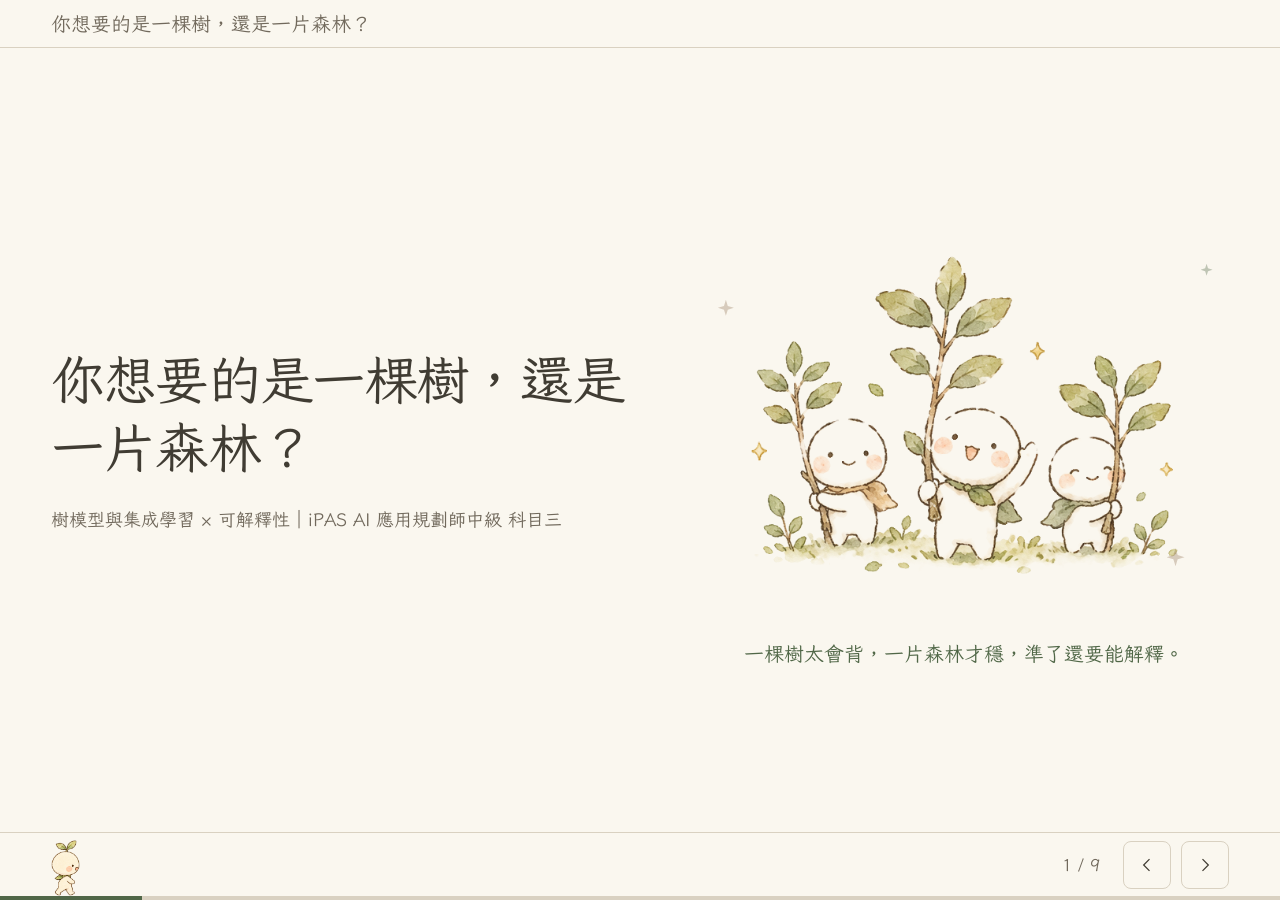
<file: index.html>
<!doctype html>
<html lang="zh-Hant">
<head>
<meta charset="utf-8">
<meta name="viewport" content="width=device-width,initial-scale=1,viewport-fit=cover">
<link rel="icon" href="data:,">
<title>你想要的是一棵樹，還是一片森林？</title>
<link rel="preconnect" href="https://fonts.googleapis.com"><link rel="preconnect" href="https://fonts.gstatic.com" crossorigin><link href="https://fonts.googleapis.com/css2?family=LXGW+WenKai+TC&display=swap" rel="stylesheet">
<style>

:root{--footer-height:68px;--type-body:17px;--type-small:17px;--type-micro:16px;--type-reading:20px;--type-svg-body:18px;--type-svg-label:14px;--paper:#faf7ef;--ink:#403c33;--muted:#71695c;--line:#d9d1c1;--soft:#eee7dc;--signal:#e4ebd9;--green:#506747;--tea:#94795c;--serif:"LXGW WenKai TC","LXGW WenKai","霞鶩文楷","Iowan Old Style","Songti TC",Baskerville,serif;--sans:"LXGW WenKai TC","LXGW WenKai","霞鶩文楷","PingFang TC","Helvetica Neue","Microsoft JhengHei",sans-serif;--ease:cubic-bezier(.22,.72,.22,1)}
*{box-sizing:border-box}html,body{width:100%;height:100%;margin:0;overflow:hidden}body{background:var(--paper);color:var(--ink);font:var(--type-body)/1.45 var(--sans)}button{font:inherit;color:inherit;cursor:pointer;border:1px solid var(--line);background:transparent;border-radius:8px;padding:8px 12px;min-height:44px;touch-action:manipulation}button:hover{background:var(--soft)}button:focus-visible{outline:3px solid var(--green);outline-offset:3px}button:disabled{cursor:default}[hidden]{display:none!important}p{margin:0}h3{font-size:20px;margin:0 0 10px}strong{font-weight:650}
.topbar{position:fixed;inset:0 0 auto;height:48px;padding:0 4vw;display:flex;align-items:center;justify-content:space-between;border-bottom:1px solid var(--line);font-size:16px;color:var(--muted)}.brand{font-family:var(--serif);font-size:20px}.deck{height:100%}.slide{position:absolute;inset:48px 0 var(--footer-height);padding:16px 4vw;overflow:auto;visibility:hidden;opacity:0;transform:translateY(12px);transition:opacity .2s var(--ease),transform .2s var(--ease)}.slide.is-active{visibility:visible;opacity:1;transform:none}.shell{width:min(1240px,100%);min-height:100%;margin:auto;display:flex;flex-direction:column;gap:12px}.section-head{display:flex;justify-content:space-between;align-items:center;gap:16px}.section-head h2{font:500 clamp(30px,3.5vw,44px)/1.2 var(--serif);letter-spacing:-.035em;margin:0}.section-head .home-tag{white-space:nowrap;font-size:16px;color:var(--muted)}.section-head:has(.home-tag) h2{font-size:32px}.content{flex:1;display:flex;flex-direction:column;justify-content:center;gap:12px;min-width:0}.page-layout{position:relative;display:flex;flex-direction:column;justify-content:center;gap:12px;flex:1;min-width:0}.art{display:block;max-width:100%;height:auto;object-fit:contain;border:0;background:none;box-shadow:none;pointer-events:none}.bridge{margin:0;font-size:17px;line-height:1.4;color:var(--green);font-weight:650}.source-note{font-size:13px;color:var(--muted)}
table{width:100%;border-collapse:collapse;font-size:17px;line-height:1.4}th,td{text-align:left;vertical-align:top;border-bottom:1px solid var(--line);padding:7px 10px}thead{background:var(--signal)}th{font-weight:650}#s2 table{font-size:17px;line-height:1.3}#s2 th,#s2 td{padding:5px 8px}#s2 tbody tr:nth-child(2),#s2 tbody tr:nth-child(3){background:var(--signal)}#s2 tbody tr:hover td:last-child{background:#dce6ce;transition:background .2s}#s2 td:first-child{width:58%}
.route{display:grid;grid-template-columns:repeat(3,minmax(0,1fr));gap:12px}.route>button,.route>div{border:1px solid var(--line);border-radius:14px 10px 16px 9px;background:#f4f0e6;padding:10px 12px;text-align:left;font-size:16px;display:grid;grid-template-columns:36px 1fr;gap:4px 8px;align-items:center}.route span{grid-column:1/-1}.route-icon{width:34px;height:34px;fill:var(--signal);stroke:var(--green);stroke-width:2;stroke-linecap:round;stroke-linejoin:round}.svg-defs{position:absolute;width:0;height:0;overflow:hidden}
.quiz{min-width:0}.question{font-size:17px;line-height:1.45;margin-bottom:10px}.question p+p{margin-top:4px}.options{display:grid;grid-template-columns:1fr 1fr;gap:8px}.option{text-align:left;line-height:1.45;font-size:17px;padding:8px 10px;background:#fffdf8;transition:background .2s,border-color .2s}.quiz[data-answered] .option{background:var(--soft);border-color:var(--line);color:var(--muted)}.quiz[data-answered] .option.correct{background:var(--signal);border-color:var(--green);color:var(--ink)}.feedback{margin-top:10px;padding:10px 12px;border-left:3px solid var(--green);background:#edf1e5;font-size:17px;line-height:1.4;animation:fade-in .3s var(--ease)}.feedback p+p{margin-top:4px}.result{font-weight:650;color:var(--green);margin-bottom:5px}.mechanism{display:block;width:100%;height:150px;margin:4px 0 8px;fill:var(--signal);stroke:var(--green);stroke-width:2}.mechanism text{fill:var(--ink);stroke:none;font:18px var(--sans)}.ink-lines{fill:#faf7ef;stroke-linecap:round}.original-data{width:62%;margin:8px auto}.original-data td,.original-data th{padding:3px 8px}.quiz[data-answered] .original-data tbody tr:first-child td:last-child{outline:2px solid var(--green);outline-offset:-2px;background:var(--signal)}.steps{border-bottom:1px solid var(--line);margin-bottom:6px;padding-bottom:6px}.steps p{font-weight:600}#s5 .question{line-height:1.35}#s5 .feedback{font-size:16px;line-height:1.35}#s5 .option{line-height:1.35}#s6 .feedback table{margin:8px 0;font-size:16px}#s6 .feedback th,#s6 .feedback td{padding:5px 8px}
.accordion{display:grid;gap:10px}.exam-row{border:1px solid var(--line);border-radius:10px;overflow:hidden}.row-toggle{width:100%;border:0;border-radius:0;display:grid;grid-template-columns:138px 1fr;gap:4px 12px;text-align:left}.row-toggle span:first-child{color:var(--tea)}.row-toggle small{grid-column:2;font-size:13px;color:var(--muted)}.summary-answer{grid-column:2;color:var(--green);font-weight:650}.exam-panel{padding:8px 12px 12px;border-top:1px solid var(--line);animation:fade-in .3s}.exam-panel .option{font-size:16px;padding:6px 9px}.exam-panel .question{font-size:17px}.exam-panel .feedback{padding:5px 10px}.exam-panel .result{margin:0}.exam-panel .feedback p+p{display:none}
.flip-grid{display:grid;grid-template-columns:1fr 1fr;gap:16px;align-items:start}.flip-card{perspective:900px;border:1px solid var(--line);border-radius:14px;background:#f4f0e6;overflow:hidden}.flip-toggle{width:100%;text-align:left;border:0;border-radius:0;background:var(--soft);font-weight:650}.flip-front,.flip-back{padding:16px;min-height:220px}.flip-front h3,.flip-back h3{color:var(--green)}.flip-front p+p{margin-top:18px}.flip-back{animation:flip-in .35s var(--ease);transform-origin:center}.flip-back .question,.flip-back .option,.flip-back .feedback{font-size:16px}.flip-back .options{grid-template-columns:1fr;gap:5px}.flip-back .option{padding:5px 8px}.flip-back .feedback{padding:5px 8px}.flip-back .feedback p:not(.result){display:none}#s7 .route{margin-bottom:10px}.takeaways{display:grid;gap:48px}.takeaways p{font:500 clamp(25px,2.9vw,37px)/1.45 var(--serif);opacity:0;transform:translateY(10px)}.takeaways p.shown{opacity:1;transform:none;transition:opacity .35s,transform .35s}#s8 .section-head{display:none}
.appendix-grid{display:grid;grid-template-columns:1fr 1fr;gap:24px;align-items:start}.appendix-grid>div{min-width:0}.appendix-grid .options{grid-template-columns:1fr;gap:6px}.appendix-grid .option{font-size:17px;padding:7px 10px}.appendix-grid .question{font-size:17px}.appendix-grid .feedback{font-size:16px}.appendix-grid table{font-size:17px}.reference-notes{padding:16px;background:var(--soft);display:grid;gap:12px}pre{margin:8px 0;padding:12px;background:#eee9df;border:1px solid var(--line);border-radius:8px;overflow:auto;max-width:100%;font:13px/1.5 ui-monospace,SFMono-Regular,Menlo,monospace;tab-size:4}code{font:inherit}.back-link{margin-left:auto;white-space:nowrap;font-size:16px;min-height:38px}.progress{z-index:11;position:fixed;bottom:0;left:0;width:100%;height:4px;background:var(--line)}.progress:after{content:"";display:block;width:var(--progress);height:100%;background:var(--green);transition:width .2s}.edge{position:fixed;top:48px;bottom:var(--footer-height);width:2.5vw;padding:0;min-height:0;border:0;border-radius:0;z-index:4;background:transparent}.edge:hover{background:rgba(148,121,92,.08)}#prev{left:0}#next{right:0}
@keyframes fade-in{from{opacity:0;transform:translateY(6px)}to{opacity:1;transform:none}}@keyframes flip-in{from{opacity:0;transform:rotateY(-12deg)}to{opacity:1;transform:none}}
.quiz[data-qid="mock-2"] .verbatim{display:grid;grid-template-columns:1fr 1fr;gap:16px}.quiz[data-qid="mock-2"] .options{grid-template-columns:1fr}.quiz[data-qid="mock-2"] .original-data{width:100%}.quiz[data-qid="mock-2"] .feedback{display:grid;grid-template-columns:1fr 1fr;gap:4px 18px}.quiz[data-qid="mock-2"] .result{grid-column:1/-1}.quiz[data-qid="mock-2"] .steps{border-bottom:0;margin:0;padding:0}
@media(max-width:900px){.section-head h2{font-size:32px}.page-layout{gap:16px}.slide{padding:16px 4vw}.route{gap:6px}.route>button,.route>div{font-size:14px}.appendix-grid{gap:16px}}
@media(max-width:600px){.quiz[data-qid="mock-2"] .verbatim,.quiz[data-qid="mock-2"] .feedback{grid-template-columns:1fr}.topbar{height:48px}.brand{font-size:17px}.section-head h2,.section-head:has(.home-tag) h2{font-size:28px}.section-head{flex-wrap:wrap}.options,.appendix-grid,.flip-grid,.route{grid-template-columns:1fr}.row-toggle{grid-template-columns:1fr}.row-toggle small,.summary-answer{grid-column:1}.original-data{width:100%}#s8 .takeaways{padding-top:30px}.takeaways{gap:24px}.section-head .home-tag{font-size:13px}}
#s3 .accordion:has(.row-toggle[aria-expanded="true"]) .row-toggle[aria-expanded="false"] :is(small,.summary-answer){display:none}
#s3 .row-toggle[aria-expanded="true"] small{display:none}
#s3 .exam-panel .question,#s3 .exam-panel .option{font-size:15px;line-height:1.4}
#s3 .exam-panel .options{gap:6px}
/* Transparent stickers occupy page-specific whitespace; no shared illustration column. */
#s2 .section-head{gap:24px;align-items:center}#s2 .section-head h2{flex:1;min-width:0}#s2 .art{width:12vw;flex:none}#s2 .content{justify-content:flex-start}
#s3 .content{margin-right:calc(22vw + 24px)}#s3 .art{position:absolute;right:0;bottom:12px;width:22vw}
#s3 .page-layout:has(.row-toggle[aria-expanded="true"]) .content{margin-right:calc(14vw + 24px)}#s3 .page-layout:has(.row-toggle[aria-expanded="true"]) .art{width:14vw}
:is(#s4,#s5,#s6) .verbatim{display:grid;grid-template-columns:minmax(0,1fr) auto;gap:12px 24px;align-items:end}
:is(#s4,#s5,#s6) .verbatim>.question{grid-column:1/-1;margin:0}:is(#s4,#s5,#s6) .verbatim>.options{grid-column:1;align-self:start}
:is(#s4,#s5,#s6) .art{grid-column:2;grid-row:2;justify-self:end;transition:width .3s var(--ease),height .3s var(--ease)}
#s4 .art{width:24vw}#s5 .art{width:auto;height:40vh}#s6 .art{width:26vw}
:is(#s4,#s6) .quiz[data-answered] .art{width:10vw}#s5 .quiz[data-answered] .art{height:12vh}
#s5 .verbatim{grid-template-columns:minmax(0,1.1fr) minmax(0,1fr) auto;column-gap:16px}#s5 .verbatim>.question{grid-column:1;grid-row:1}#s5 .verbatim>.options{grid-column:2;grid-row:1;grid-template-columns:1fr}#s5 .verbatim>.art{grid-column:3;grid-row:1}#s5 .original-data{width:100%;margin:8px 0}
#s7 .page-layout>.content{flex:1}#s7 .art{position:absolute;left:calc(50% - 148px);bottom:0;width:10vw;margin:0}
#s8 .takeaways{margin-right:calc(23vw + 24px)}#s8 .art{position:absolute;right:0;top:50%;width:23vw;transform:translateY(-50%)}
@media(max-width:900px){#s7 .art{position:static;align-self:flex-end}#s2 .section-head{flex-wrap:nowrap}#s5 .verbatim{grid-template-columns:minmax(0,1fr) auto;column-gap:24px}#s5 .verbatim>.question{grid-column:1/-1;grid-row:1}#s5 .verbatim>.options{grid-column:1;grid-row:2}#s5 .verbatim>.art{grid-column:2;grid-row:2}}
@media(max-width:600px){.brand{font-size:clamp(12px,3.7vw,17px)}#s2 .section-head{flex-wrap:wrap}#s2 .art{width:40vw;margin-left:auto}#s3 .content,#s3 .page-layout:has(.row-toggle[aria-expanded="true"]) .content{margin-right:0}#s3 .art,#s3 .page-layout:has(.row-toggle[aria-expanded="true"]) .art{position:static;width:40vw;align-self:flex-end}:is(#s4,#s5,#s6) .verbatim{grid-template-columns:minmax(0,1fr)}:is(#s4,#s5,#s6) .art{grid-column:1;grid-row:3}:is(#s4,#s6) .art{width:46vw}#s5 .art{height:40vh;max-height:320px}#s5 .verbatim>.options{grid-column:1;grid-row:2;grid-template-columns:1fr}#s5 .verbatim>.art{grid-column:1;grid-row:3}:is(#s4,#s6) .quiz[data-answered] .art{width:24vw}#s5 .quiz[data-answered] .art{height:12vh}#s7 .art{position:static;width:44vw;align-self:flex-end}#s8 .takeaways{margin-right:0}#s8 .art{position:static;transform:none;width:56vw;align-self:flex-end}}
.footer{position:fixed;inset:auto 0 0;height:var(--footer-height);background:var(--paper);z-index:10;display:flex;align-items:center;justify-content:space-between;gap:24px;padding:8px 4vw 11px;border-top:1px solid var(--line)}
.footer-notes{flex:1;min-width:0}.controls{display:flex;align-items:center;gap:10px;margin-left:auto;flex-shrink:0}.controls button{width:48px;height:48px;padding:8px;display:grid;place-items:center}.controls svg{width:20px;height:20px;fill:none;stroke:currentColor;stroke-width:1.5}.controls .mode-toggle{width:auto;padding:0 14px;font:inherit;font-size:16px;white-space:nowrap}.mode-toggle[aria-pressed="true"]{background:var(--signal);border-color:var(--green)}.page-number{min-width:64px;text-align:center;white-space:nowrap;font-variant-numeric:tabular-nums;color:var(--muted)}
@media(max-width:900px){:root{--footer-height:116px}.footer{flex-wrap:wrap;gap:4px;padding:8px 4vw 11px}.footer-notes{flex-basis:100%}.footer .bridge{font-size:15px}.controls{gap:8px}}
/* Cover: independent transform layers keep entrance, float and sway additive. */
.cover .hero{display:grid;grid-template-columns:1.15fr 1fr;align-items:center;gap:40px;flex:1;min-width:0}
.cover h1{font:400 clamp(32px,4.2vw,54px)/1.25 var(--serif);letter-spacing:-.035em;margin:0 0 24px}
.cover .muted{color:var(--muted);font-size:18px;line-height:1.6}
.cover .score-art{min-width:0;text-align:center}
.cover .reading{font-size:var(--type-reading);line-height:1.5;color:var(--green);margin-top:20px}
.cover-entrance{padding:24px;opacity:1;transform:none}
.cover-float{position:relative;width:fit-content;max-width:100%;margin:auto}
.cover-sway{transform-origin:50% 80%}
.cover .art{height:min(45vh,360px);width:auto;max-width:100%;object-fit:contain}
.cover-star{position:absolute;width:16px;height:16px;background:var(--tea);clip-path:polygon(50% 0,62% 38%,100% 50%,62% 62%,50% 100%,38% 62%,0 50%,38% 38%);opacity:.35}
.cover-star:nth-of-type(1){left:-12px;top:18%}
.cover-star:nth-of-type(2){right:-14px;top:8%;width:12px;height:12px;background:var(--green)}
.cover-star:nth-of-type(3){right:3%;bottom:8%;width:18px;height:18px}
.cover.is-active .cover-entrance{animation:cover-enter .4s ease-out both}
.cover.is-active .cover-float{animation:cover-float 3.2s ease-in-out .4s infinite}
.cover.is-active .cover-sway{animation:cover-sway 5s ease-in-out .8s infinite backwards}
.cover.is-active .cover-star{animation:cover-twinkle 1.8s ease-in-out .4s infinite}
.cover.is-active .cover-star:nth-of-type(2){animation-duration:2.2s;animation-delay:.9s}
.cover.is-active .cover-star:nth-of-type(3){animation-duration:2.6s;animation-delay:1.3s}
@keyframes cover-enter{from{opacity:0;transform:translateY(12px)}to{opacity:1;transform:translateY(0)}}
@keyframes cover-float{0%,100%{transform:translateY(0)}50%{transform:translateY(-8px)}}
@keyframes cover-sway{0%,100%{transform:rotate(-1.2deg)}50%{transform:rotate(1.2deg)}}
@keyframes cover-twinkle{0%,100%{opacity:.15}50%{opacity:.9}}
@media(max-width:900px){.cover .hero{gap:24px}.cover h1{font-size:36px}}
@media(max-width:600px){.cover .hero{grid-template-columns:minmax(0,1fr);gap:16px;align-content:center}.cover h1{font-size:30px;margin-bottom:12px}.cover .muted{font-size:16px}.cover .art{height:min(32vh,240px)}.cover .reading{font-size:18px;margin-top:8px}.cover-entrance{padding:16px}}
@media(prefers-reduced-motion:reduce){*,*:before,*:after{transition:none!important;animation:none!important}}
@media print{html,body{height:auto;overflow:visible}.topbar,.edge,.progress,.back-link,.footer{display:none}.slide{position:relative;inset:auto;visibility:visible!important;opacity:1;transform:none;overflow:visible;break-after:page}.takeaways p{opacity:1;transform:none}.shell{min-height:0}}
/* Page 7: symmetric explanations followed by the unchanged full question. */
#s7 .s7-art{position:static;width:120px;margin:0}
#s7 .s7-content{justify-content:flex-start}
#s7 .s7-compare{display:grid;grid-template-columns:repeat(2,minmax(0,1fr));gap:16px}
#s7 .s7-compare-card{padding:12px 16px;border:1px solid var(--line);border-radius:14px;background:#f4f0e6}
#s7 .s7-compare-card h3{color:var(--green);margin-bottom:8px}
#s7 .s7-compare-card dl{display:grid;grid-template-columns:60px 1fr;gap:4px 12px;margin:0}#s7 .s7-compare-card dt{color:var(--muted)}#s7 .s7-compare-card dd{margin:0}
#s7 .s7-exam{border:1px solid var(--line);border-radius:10px;padding:10px 12px}#s7 .s7-source{color:var(--tea);font-size:17px;margin-bottom:8px}
/* Page 3: aligned question, cue and answer columns; reveal behavior is unchanged. */
#s3 .content{margin-right:calc(14vw + 24px)}
#s3 .art{width:14vw}
#s3 .summary-head,#s3 .row-toggle{display:grid;grid-template-columns:138px minmax(0,.9fr) minmax(0,1.3fr);column-gap:16px;align-items:center;padding:12px}
#s3 .summary-head{border:1px solid transparent;border-bottom-color:var(--line);font-weight:650;color:var(--muted)}
#s3 .row-toggle{min-height:70px}
#s3 .row-toggle>span{min-width:0}
#s3 .summary-cue{grid-column:2}
#s3 .summary-answer{grid-column:3}

/* Page 2: static tree-model family, scoped to the replacement diagram. */
#s2 .tree-family{width:min(880px,100%);margin:4px auto 0;font-family:var(--sans);text-align:center;flex:none}
#s2 .family-root{width:300px;max-width:100%;margin:auto;padding:10px 18px;border:1px solid var(--green);border-radius:14px 10px 16px 9px;background:var(--signal);font-size:24px;font-weight:650;line-height:1.3}
#s2 .family-trunk{position:relative;height:56px;display:flex;align-items:center;justify-content:center}
#s2 .family-trunk::before{content:"";position:absolute;inset:0 auto 0 50%;border-left:1px solid var(--tea)}
#s2 .family-trunk span{position:relative;padding:3px 12px;background:var(--paper);color:var(--tea);font-size:19px;line-height:1.35}
#s2 .family-branches{position:relative;display:grid;grid-template-columns:repeat(2,minmax(0,1fr));gap:32px}
#s2 .family-branches::before{content:"";position:absolute;top:0;left:calc(25% - 8px);right:calc(25% - 8px);border-top:1px solid var(--tea)}
#s2 .family-branch{position:relative;min-width:0;padding:24px 18px 14px;display:flex;flex-direction:column;align-items:center}
#s2 .family-branch::before{content:"";position:absolute;top:0;left:50%;height:18px;border-left:1px solid var(--tea)}
#s2 .family-branch h3{margin:0 0 10px;color:var(--green);font-size:22px;font-weight:650;line-height:1.3}
#s2 .family-node{width:100%;padding:12px 10px;border:1px solid var(--line);border-radius:14px 10px 16px 9px;background:var(--signal);font-size:24px;font-weight:650;line-height:1.3}
#s2 .family-boosting .family-node{background:var(--soft)}
#s2 .family-benefit{display:inline-block;margin-top:10px;padding:3px 20px;border-radius:20px;background:var(--green);color:var(--paper);font-size:20px;font-weight:650;line-height:1.35}
#s2 .family-boosting .family-benefit{background:var(--tea)}
mark{background:#f3e48a;color:var(--ink);padding:0 3px;border-radius:3px}
/* Page 3: keep all summary answers visible in every quiz and accordion state. */
#s3 .summary-answer{display:block!important}
/* Page 2: center the family tree in the space below the source note. */
#s2 .tree-family{margin:auto}
#s2 .family-root{padding:14px 18px;font-size:26px}
#s2 .family-trunk{height:92px}
#s2 .family-branch{padding:34px 18px 0}
#s2 .family-branch::before{height:28px}
#s2 .family-branch h3{margin-bottom:14px;font-size:24px}
#s2 .family-node{padding:18px 12px;font-size:26px}
#s2 .family-benefit{margin-top:16px;padding:5px 22px;font-size:22px}
/* Page 7: distribute the three blocks across the available height in both modes. */
#s7 .s7-content{justify-content:space-evenly;gap:24px}
#s7 .s7-content>.route{margin-bottom:0}
#s7 .s7-compare-card{padding:14px 16px;font-size:19px}
#s7 .s7-compare-card h3{font-size:22px;margin-bottom:10px}
#s7 .s7-compare-card dl{grid-template-columns:64px minmax(0,1fr);gap:6px 12px}
#s7 .s7-compare-card .s7-compare-source{margin-top:8px;font-size:14px;color:var(--tea)}
/* Page 3: larger summary text and a vertically centered, roomier table. */
#s3 .shell{height:100%}
#s3 .page-layout>.content{justify-content:center}
#s3 .accordion{gap:18px}
#s3 .summary-head,#s3 .row-toggle{grid-template-columns:168px minmax(0,.85fr) minmax(0,1.35fr)}
#s3 .summary-head{font-size:20px;line-height:1.4}
#s3 .row-toggle{min-height:96px;padding:14px 12px}
#s3 .row-toggle>span{font-size:22px;line-height:1.4}
#s3 .row-toggle>span:first-child{white-space:nowrap}
#s3 .row-toggle>.summary-cue,#s3 .row-toggle>.summary-answer{overflow-wrap:break-word;text-wrap:pretty}
#s3 .accordion:has(.row-toggle[aria-expanded="true"]){gap:10px}
#s3 .accordion:has(.row-toggle[aria-expanded="true"]) .row-toggle{min-height:76px;padding-block:10px}
</style>
<link rel="stylesheet" href="library/tea-characters.css"><script type="module" src="library/tea-characters.js"></script>
<style>.footer .flipbook{position:absolute;left:4vw;bottom:4px;margin:0;pointer-events:none}.footer .footer-notes{padding-left:72px}.tea-duo{display:flex;justify-content:center;align-items:flex-end;gap:28px}.cover .tea-duo{height:min(45vh,360px)}#s8 .tea-duo{position:absolute;right:0;top:50%;width:23vw;transform:translateY(-50%);gap:16px}@media(max-width:600px){.cover .tea-duo{height:min(32vh,240px)}}</style>
</head>
<body>
<svg class="svg-defs" aria-hidden="true"><defs>
<symbol id="tree" viewBox="0 0 64 64"><path d="M32 57V33M32 5 13 29h10L9 44h46L41 29h10Z"/></symbol>
<symbol id="forest" viewBox="0 0 64 64"><path d="M13 53V34M13 13 3 29h6L1 42h24L17 29h6ZM50 53V34M50 13 40 29h6L38 42h24L54 29h6ZM32 58V32M32 5 20 25h7L17 43h30L37 25h7Z"/></symbol>
<symbol id="glass" viewBox="0 0 64 64"><circle cx="27" cy="26" r="19"/><path d="m41 41 17 17M19 27l6 6 12-15"/></symbol>
</defs></svg>
<header class="topbar"><span class="brand">你想要的是一棵樹，還是一片森林？</span></header>
<main class="deck">
<section class="slide cover is-active" id="s1" data-title="你想要的是一棵樹，還是一片森林？" aria-labelledby="s1-title" aria-hidden="false">
<div class="shell"><div class="hero">
<div><h1 id="s1-title">你想要的是一棵樹，還是一片森林？</h1><p class="muted">樹模型與集成學習 × 可解釋性｜iPAS AI 應用規劃師中級 科目三</p></div>
<div class="score-art"><div class="cover-entrance"><div class="cover-float"><div class="cover-sway"><img class="art" src="assets/p03.png" width="595" height="457" alt="三個小人舉著樹苗"></div><span class="cover-star" aria-hidden="true"></span><span class="cover-star" aria-hidden="true"></span><span class="cover-star" aria-hidden="true"></span></div></div><p class="reading">一棵樹太會背，一片森林才穩，準了還要能解釋。</p></div>
</div></div></section>
<section class="slide" id="s2" data-title="你想要的是一棵樹，還是一片森林？" aria-labelledby="s2-title" aria-hidden="true" inert>
<div class="shell"><header class="section-head"><h2 id="s2-title">你想要的是一棵樹，還是一片森林？</h2><img class="art" src="assets/p01.png" width="657" height="445" alt=""></header>
<div class="page-layout"><div class="content"><div class="route"><button type="button" data-goto="4"><svg class="route-icon" viewBox="0 0 64 64" aria-hidden="true"><use href="#tree"/></svg><strong>一棵決策樹（Decision Tree）</strong><span>看得到每條規則，但太會背</span></button><button type="button" data-goto="5"><svg class="route-icon" viewBox="0 0 64 64" aria-hidden="true"><use href="#forest"/></svg><strong>一片森林（集成：Random Forest／XGBoost）</strong><span>穩，但看不到完整規則</span></button><button type="button" data-goto="7"><svg class="route-icon" viewBox="0 0 64 64" aria-hidden="true"><use href="#glass"/></svg><strong>解釋回來</strong><span>特徵重要性（Feature Importance）看整體、SHAP 看單筆</span></button></div><p class="source-note">兩場公告試題：樹模型 4 題（114-2 第 8、18 題；115-1 第 16、28 題）、可解釋性 2 題（114-2 第 14 題；115-1 第 37 題），合計 12 分。</p><div class="tree-family" role="group" aria-label="樹模型家族圖">
  <div class="family-root">決策樹（一棵樹）</div>
  <div class="family-trunk"><span>太會背 → 改用很多棵樹（集成）</span></div>
  <div class="family-branches">
    <div class="family-branch">
      <h3>一起投票（Bagging）</h3>
      <div class="family-node">隨機森林</div>
      <span class="family-benefit">降變異</span>
    </div>
    <div class="family-branch family-boosting">
      <h3>接力修錯（Boosting）</h3>
      <div class="family-node">GBDT → XGBoost 加強版</div>
      <span class="family-benefit">降偏差</span>
    </div>
  </div>
</div></div>
</div>
</div></section>
<section class="slide" id="s3" data-title="兩場考過的 4 題" aria-labelledby="s3-title" aria-hidden="true" inert>
<div class="shell"><header class="section-head"><h2 id="s3-title">兩場考過的 4 題</h2></header>
<div class="page-layout"><div class="content"><div class="accordion"><div class="summary-head"><span>題目</span><span>看到</span><span>選</span></div><div class="exam-row"><button class="row-toggle" aria-expanded="false" aria-controls="exam-0" type="button"><span>114-2 第 8 題</span><span class="summary-cue">資訊增益</span><span class="summary-answer" hidden>(D) 決策樹（決定樹怎麼分岔）</span></button><div class="exam-panel" id="exam-0" hidden><article class="quiz" data-qid="official-1" data-answer="D">
<div class="verbatim"><div class="question"><p><mark>資訊增益（Information Gain）</mark>常用於衡量特徵對分類結果的不確定性貢獻程度，並據以進行特徵選擇。此方法主要應用於下列哪一類模型架構中？</p></div>
<div class="options"><button type="button" class="option" aria-pressed="false">(A)使用 L1 正則化進行特徵篩選的線性模型；</button>
<button type="button" class="option" aria-pressed="false">(B)利用激活函數（Activation Function）進行特徵擷取的深度神經網路；</button>
<button type="button" class="option" aria-pressed="false">(C)透過核函數（Kernel Function）將特徵映射至高維空間的分類模型；</button>
<button type="button" class="option" aria-pressed="false">(D)透過遞迴分裂方式建立分類規則的決策樹模型</button>
</div></div>
<div class="feedback" hidden role="status"><p class="result">正解 D</p><p>資訊增益</p></div>
</article></div></div><div class="exam-row"><button class="row-toggle" aria-expanded="false" aria-controls="exam-1" type="button"><span>114-2 第 18 題</span><span class="summary-cue">XGBoost 比 GBDT 多了什麼</span><span class="summary-answer" hidden>(A) 正則化＋缺失值自動處理＋並行化</span></button><div class="exam-panel" id="exam-1" hidden><article class="quiz" data-qid="official-2" data-answer="A">
<div class="verbatim"><div class="question"><p>下列何者最能同時反映 <mark>XGBoost（eXtreme Gradient Boosting）</mark><mark>相較於傳統梯度提升決策樹（Gradient Boosting Decision Tree, GBDT）的主要技術改進</mark>？</p></div>
<div class="options"><button type="button" class="option" aria-pressed="false">(A)引入正則化項（Regularization）以抑制過擬合，並支援缺失值自動處理與並行化訓練；</button>
<button type="button" class="option" aria-pressed="false">(B)改以隨機森林（Random Forest）架構取代樹模型以提升準確率；</button>
<button type="button" class="option" aria-pressed="false">(C)以類神經網路（Neural Network）取代弱分類器（Weak Learners）；</button>
<button type="button" class="option" aria-pressed="false">(D)採用批次正規化（Batch Normalization）技術提升模型穩定性</button>
</div></div>
<div class="feedback" hidden role="status"><p class="result">正解 A</p><p>XGBoost 比 GBDT 多了什麼</p></div>
</article></div></div><div class="exam-row"><button class="row-toggle" aria-expanded="false" aria-controls="exam-2" type="button"><span>115-1 第 16 題</span><span class="summary-cue">XGBoost 怎麼防過擬合</span><span class="summary-answer" hidden>(A) 樹的複雜度懲罰（不讓樹長太複雜）</span></button><div class="exam-panel" id="exam-2" hidden><article class="quiz" data-qid="official-3" data-answer="A">
<div class="verbatim"><div class="question"><p>某資料科學家在信用評分任務中使用 XGBoost 建立模型，發現模型在<mark>訓練集表現良好但驗證集出現過擬合跡象</mark>。他檢視其模型設計，發現 XGBoost <mark>在目標函數（Objective Function）中引入額外的正則化機制以控制模型複雜度</mark>。相較於傳統梯度提升決策樹（GBDT），XGBoost 在其核心目標函數中加入了下列哪一種關鍵設計，使其具備更強的防過擬合能力？</p></div>
<div class="options"><button type="button" class="option" aria-pressed="false">(A)加入樹的複雜度懲罰項（包含深度、葉節點數量與葉節點權重的 L2 正則化）；</button>
<button type="button" class="option" aria-pressed="false">(B)加入動態學習率（Dynamic Learning Rate）的強制衰減機制；</button>
<button type="button" class="option" aria-pressed="false">(C)加入卷積運算（Convolution）以萃取特徵間的空間關係；</button>
<button type="button" class="option" aria-pressed="false">(D)強制所有決策樹深度為 1（Decision Stumps）</button>
</div></div>
<div class="feedback" hidden role="status"><p class="result">正解 A</p><p>目標函數正則化</p></div>
</article></div></div><div class="exam-row"><button class="row-toggle" aria-expanded="false" aria-controls="exam-3" type="button"><span>115-1 第 28 題</span><span class="summary-cue">非線性＋要整體特徵重要性</span><span class="summary-answer" hidden>(B) 隨機森林迴歸</span></button><div class="exam-panel" id="exam-3" hidden><article class="quiz" data-qid="official-4" data-answer="B">
<div class="verbatim"><div class="question"><p>某房仲平台要<mark>預測物件成交價</mark>，資料集含 50 個特徵，其中<mark>部分特徵與房價呈非線性關係</mark>，且業務單位要求模型須能提供<mark>整體特徵重要性以供稽核</mark>。下列哪一種模型選擇策略最符合需求？</p></div>
<div class="options"><button type="button" class="option" aria-pressed="false">(A)使用羅吉斯迴歸（Logistic Regression），透過線性係數解釋特徵影響，但無法有效建模非線性關係；</button>
<button type="button" class="option" aria-pressed="false">(B)使用隨機森林迴歸（Random Forest Regression），可處理非線性關係，並提供整體特徵重要性（Feature Importance）作為解釋依據；</button>
<button type="button" class="option" aria-pressed="false">(C)用 K-means 分群（K-means Clustering）後分別建立迴歸模型，以提升預測準確度並間接提升可解釋性；</button>
<button type="button" class="option" aria-pressed="false">(D)使用支持向量迴歸（Support Vector Regression, SVR），透過核函數（Kernel Function）捕捉非線性關係，並以支持向量解釋模型決策</button>
</div></div>
<div class="feedback" hidden role="status"><p class="result">正解 B</p><p>非線性＋特徵重要性</p></div>
</article></div></div></div></div>
<img class="art" src="assets/p02.png" width="314" height="347" alt="">
</div>
</div></section>
<section class="slide" id="s4" data-title="模擬題① 隨機森林為什麼比一棵樹穩" aria-labelledby="s4-title" aria-hidden="true" inert>
<div class="shell"><header class="section-head"><h2 id="s4-title">模擬題① 隨機森林為什麼比一棵樹穩</h2></header>
<div class="page-layout"><div class="content"><article class="quiz" data-qid="mock-1" data-answer="C">
<div class="verbatim"><div class="question"><p>某團隊發現，單棵決策樹<mark>只要訓練資料略有變動，預測結果就明顯改變</mark>，因此改用隨機森林（Random Forest）。</p>
<p>下列哪項最能解釋隨機森林<mark>改善這種不穩定性的主要機制</mark>？</p></div>
<div class="options"><button type="button" class="option" aria-pressed="false">A. 依序建立決策樹，讓每棵新樹專門修正前一階段的預測錯誤。</button>
<button type="button" class="option" aria-pressed="false">B. 讓每棵樹使用完全相同的資料與特徵，使所有樹盡量產生一致結果。</button>
<button type="button" class="option" aria-pressed="false">C. 透過 Bootstrap 抽樣及分裂時的隨機特徵選取，降低樹間相關性，再整合預測。</button>
<button type="button" class="option" aria-pressed="false">D. 將每棵樹限制為只有一次分裂，再以提高各棵樹偏差的方式提升穩定性。</button>
</div><img class="art" src="assets/p03.png" width="595" height="457" alt=""></div>
<div class="feedback" hidden role="status"><p class="result">正解 C</p><svg class="mechanism" viewBox="0 0 740 190" role="img" aria-label="一份資料經 Bootstrap 抽樣成三份子樣本，各樹在每次分裂選取部分特徵，再投票或平均"><g class="ink-lines"><rect x="5" y="65" width="110" height="60" rx="8"/><path d="M115 95h32M147 30v130M147 30h28M147 95h28M147 160h28M305 30h45M305 95h45M305 160h45M425 30h35v130h-35M460 95h45"/><rect x="175" y="8" width="130" height="44" rx="8"/><rect x="175" y="73" width="130" height="44" rx="8"/><rect x="175" y="138" width="130" height="44" rx="8"/><rect x="505" y="65" width="215" height="60" rx="8"/></g><use href="#tree" x="355" y="0" width="55" height="55"/><use href="#tree" x="355" y="65" width="55" height="55"/><use href="#tree" x="355" y="130" width="55" height="55"/><g text-anchor="middle"><text x="60" y="101">一份資料</text><text x="240" y="36">子樣本 1</text><text x="240" y="101">子樣本 2</text><text x="240" y="166">子樣本 3</text><text x="614" y="101">投票／平均</text><text x="151" y="61">抽樣</text><text x="465" y="61">選特徵</text></g></svg><p>A 是 Boosting 的做法（序列修正），不是隨機森林</p><p>B 全部一樣＝沒有多樣性，平均了也沒用</p><p>C 正解：兩種隨機降低樹之間的相關性，平均後變異才降得下來</p><p>D 深度 1 的樹是弱學習器，提高偏差不是隨機森林的目的</p></div>
</article></div>
</div>
</div></section>
<section class="slide" id="s5" data-title="模擬題② 梯度提升樹太會背，怎麼調" aria-labelledby="s5-title" aria-hidden="true" inert>
<div class="shell"><header class="section-head"><h2 id="s5-title">模擬題② 梯度提升樹太會背，怎麼調</h2></header>
<div class="page-layout"><div class="content"><article class="quiz" data-qid="mock-2" data-answer="C">
<div class="verbatim"><div class="question"><p>某資料科學團隊使用 5-Fold Cross-Validation 比較兩個迴歸模型，得到以下結果：</p>
<table class="original-data"><thead><tr><th scope="col">模型</th><th scope="col">訓練 RMSE</th><th scope="col">驗證 RMSE</th></tr></thead><tbody><tr><td>模型 A</td><td>4.2 ± 0.3</td><td>12.8 ± 3.6</td></tr><tr><td>模型 B</td><td>9.1 ± 0.4</td><td>10.2 ± 0.7</td></tr></tbody></table>
<p><mark>模型 A 為高複雜度的梯度提升樹</mark>，模型 B 為加入 L2 正則化的線性迴歸。</p>
<p>進一步分析發現：</p>
<p>- <mark>模型 A 在不同 Fold 間的預測表現差異明顯</mark>。</p>
<p>- 模型 B 的訓練與驗證誤差較接近。</p>
<p>- <mark>資料中存在非線性關係</mark>，且部分特徵高度相關。</p>
<p>- <mark>目前無法取得額外訓練資料</mark>。</p>
<p>若希望<mark>改善泛化能力，同時保留捕捉非線性關係的能力</mark>，下列哪個策略最合理？</p></div>
<div class="options"><button type="button" class="option" aria-pressed="false">A. 優先選擇模型 B，因為訓練與驗證 RMSE 差距較小，代表其預測能力必然優於任何經過調參的模型 A。</button>
<button type="button" class="option" aria-pressed="false">B. 增加模型 A 的樹深度與迭代次數，讓模型充分學習非線性關係，再利用 Early Stopping 決定最佳迭代次數。</button>
<button type="button" class="option" aria-pressed="false">C. 對模型 A 降低樹深度、提高葉節點最小樣本限制，並調整正則化強度，使用交叉驗證評估改善效果。</button>
<button type="button" class="option" aria-pressed="false">D. 將模型 A 改用更小的學習率，同時大幅增加迭代次數，因為較小學習率可保證降低模型變異。</button>
</div><img class="art" src="assets/p04.png" width="442" height="699" alt=""></div>
<div class="feedback" hidden role="status"><p class="result">正解 C</p><div class="steps"><p>1. 看診斷：訓練 4.2、驗證 12.8，差距大；±3.6 代表 Fold 之間跳動大 → 高變異（過擬合）</p><p>2. 高變異要做的事：讓模型「少背一點」＝降複雜度</p><p>3. 樹模型降複雜度的三個旋鈕：降樹深度（max_depth）、提高葉節點最小樣本、加正則化；調完用交叉驗證確認</p></div><div class="option-reasons"><p>A「必然優於」是絕對化字眼；題目要求保留非線性，線性迴歸做不到</p><p>B 加深、加迭代＝更會背，方向相反</p><p>C 正解</p><p>D 學習率變小只是每步走小一點，不「保證」降變異；而且學習率縮小通常要配合增加迭代次數</p></div></div>
</article></div>
</div>
</div></section>
<section class="slide" id="s6" data-title="模擬題③ 隨機森林和 XGBoost 誰比較準" aria-labelledby="s6-title" aria-hidden="true" inert>
<div class="shell"><header class="section-head"><h2 id="s6-title">模擬題③ 隨機森林和 XGBoost 誰比較準</h2></header>
<div class="page-layout"><div class="content"><article class="quiz" data-qid="mock-3" data-answer="B">
<div class="verbatim"><div class="question"><p>下列哪一項最能描述 <mark>Random Forest 與 Boosting 的差異</mark>？</p></div>
<div class="options"><button type="button" class="option" aria-pressed="false">A. 兩者都只會使用單一決策樹</button>
<button type="button" class="option" aria-pressed="false">B. Random Forest 屬於 Bagging，Boosting 會逐步修正前一輪的錯誤</button>
<button type="button" class="option" aria-pressed="false">C. Boosting 不能處理分類問題</button>
<button type="button" class="option" aria-pressed="false">D. Random Forest 一定比 XGBoost 準確</button>
</div><img class="art" src="assets/p05.png" width="765" height="306" alt=""></div>
<div class="feedback" hidden role="status"><p class="result">正解 B</p><table class=""><thead><tr><th scope="col"></th><th scope="col">Bagging（隨機森林）</th><th scope="col">Boosting（GBDT／XGBoost／LightGBM）</th></tr></thead><tbody><tr><td>怎麼訓練</td><td>平行，各樹獨立</td><td>序列，每棵修正目前累積結果的殘差</td></tr><tr><td>主要降什麼</td><td>變異（Variance）</td><td>偏差（Bias）</td></tr><tr><td>最後怎麼合</td><td>投票／平均</td><td>加權相加</td></tr><tr><td>誰比較準</td><td>看資料、看驗證結果，沒有一定</td><td>同左</td></tr></tbody></table><p>A 兩者都是多棵樹，不是單棵</p><p>B 正解，一句話同時抓到兩者差異</p><p>C Gradient Boosting、XGBoost 都能做分類</p><p>D「一定」是警訊；誰準要用驗證結果判斷</p></div>
</article></div>
</div>
</div></section>
<section class="slide" id="s7" data-title="怎麼解釋" aria-labelledby="s7-title" aria-hidden="true" inert>
<div class="shell"><header class="section-head"><h2 id="s7-title">怎麼解釋</h2><img class="art s7-art" src="assets/p06.png" width="534" height="291" alt=""></header>
<div class="page-layout"><div class="content s7-content"><div class="route"><div><svg class="route-icon" viewBox="0 0 64 64" aria-hidden="true"><use href="#tree"/></svg><strong>決策樹（Decision Tree）</strong><span>規則看得到（白箱）</span></div><div><svg class="route-icon" viewBox="0 0 64 64" aria-hidden="true"><use href="#forest"/></svg><strong>隨機森林／XGBoost</strong><span>完整模型仍是黑箱，要靠工具解釋</span></div><div><svg class="route-icon" viewBox="0 0 64 64" aria-hidden="true"><use href="#glass"/></svg><strong>解釋回來</strong><span>整體與單筆，兩條路</span></div></div>
<div class="s7-compare">
<div class="s7-compare-card"><h3>整體</h3><dl><dt>誰問</dt><dd>稽核</dd><dt>問什麼</dt><dd>「模型整體最重視哪些特徵？」</dd><dt>用什麼</dt><dd>特徵重要性（Feature Importance）</dd></dl><p class="s7-compare-source">對應 115-1 第 28 題</p></div>
<div class="s7-compare-card"><h3>單筆</h3><dl><dt>誰問</dt><dd>被拒絕的客戶</dd><dt>問什麼</dt><dd>「我這一筆為什麼被拒絕？」</dd><dt>用什麼</dt><dd>SHAP</dd></dl><p class="s7-compare-source">對應 115-1 第 37 題（下方）</p></div>
</div>
<div class="s7-exam"><p class="s7-source">115-1 第 37 題</p>
<article class="quiz" data-qid="official-37" data-answer="A">
<div class="verbatim"><div class="question"><p>某銀行導入 AI 貸款審核系統，監管要求<mark>每筆被拒絕的申請須提供可理解的拒絕原因</mark>。技術主管評估以下方案，哪一種最能實現<mark>個別預測的局部可解釋性（Local Explainability）</mark>？</p></div>
<div class="options"><button type="button" class="option" aria-pressed="false">(A)SHAP（SHapley Additive exPlanations）值：計算每個特徵對單筆預測的貢獻；</button>
<button type="button" class="option" aria-pressed="false">(B)全域特徵重要性（Global Feature Importance）：說明整體特徵影響，無法解釋單一個案；</button>
<button type="button" class="option" aria-pressed="false">(C)Grad-CAM（Gradient-weighted Class Activation Mapping）：以熱力圖解釋影像模型；</button>
<button type="button" class="option" aria-pressed="false">(D)混淆矩陣（Confusion Matrix）：呈現整體分類表現</button>
</div></div>
<div class="feedback" hidden role="status"><p class="result">正解 A</p><p>SHAP 計算每個特徵對單筆預測的貢獻。</p></div>
</article>
</div></div></div>
</div></section>
<section class="slide" id="s8" data-title="3 句話帶走" aria-labelledby="s8-title" aria-hidden="true" inert>
<div class="shell"><header class="section-head"><h2 id="s8-title">3 句話帶走</h2></header>
<div class="page-layout"><div class="content"><div class="takeaways"><p>Bagging 降變異，Boosting 降偏差</p><p>XGBoost ＝ 正則化 ＋ 缺失值自動處理 ＋ 並行化</p><p>要稽核整體看特徵重要性，要解釋單筆用 SHAP</p></div></div>
<div class="tea-duo"><tea-chara name="naicha" action="float" size="210"></tea-chara><tea-chara name="xiaoye" action="idle" size="200" flip data-wave-on-enter></tea-chara></div>
</div>
</div></section>
<section class="slide" id="s9" data-title="📖 附錄 A：學習指引精華" aria-labelledby="s9-title" aria-hidden="true" inert>
<div class="shell"><header class="section-head"><h2 id="s9-title">📖 附錄 A：學習指引精華</h2><span class="home-tag">📖 回家看</span><button class="back-link" type="button" data-goto="6">回到正文</button></header>
<div class="content"><div class="appendix-grid"><div><h3>決策樹與隨機森林</h3><table class=""><thead><tr><th scope="col"></th><th scope="col">決策樹（Decision Tree）</th><th scope="col">隨機森林（Random Forest）</th></tr></thead><tbody><tr><td>結構</td><td>一棵樹，遞迴分裂</td><td>多棵樹，Bootstrap 抽樣＋隨機選特徵</td></tr><tr><td>解釋性</td><td>高，規則看得到</td><td>較低，但有特徵重要性</td></tr><tr><td>過擬合</td><td>容易</td><td>抗過擬合能力強</td></tr><tr><td>防過擬合</td><td>剪枝（樹深度 max_depth、葉節點最小樣本）</td><td>多數決／平均</td></tr><tr><td>要不要特徵縮放</td><td>不需要</td><td>不需要</td></tr></tbody></table></div><div><h3>Bagging 與 Boosting</h3><table class=""><thead><tr><th scope="col"></th><th scope="col">Bagging</th><th scope="col">Boosting</th></tr></thead><tbody><tr><td>訓練方式</td><td>平行，各模型獨立</td><td>序列，修正前一輪錯誤</td></tr><tr><td>重點降低</td><td>變異（Variance）</td><td>偏差（Bias）</td></tr><tr><td>代表</td><td>Random Forest</td><td>Gradient Boosting、XGBoost、LightGBM</td></tr><tr><td>整合方式</td><td>投票（分類）／平均（迴歸）</td><td>加權整合</td></tr></tbody></table></div></div><div class="reference-notes"><p><strong>決策樹分裂指標</strong>：基尼不純度（Gini Impurity），值越小越純；資訊增益（Information Gain），衡量熵（Entropy）下降；分類誤差（Classification Error）。</p><p><strong>XGBoost 相較傳統梯度提升決策樹（GBDT）</strong>：Block 結構加速、自動學習缺失值走向、L1／L2 正則化（Regularization）。</p><p><strong>LightGBM</strong>：葉子式生長（Leaf-wise），通常更快，但較易過擬合。</p></div></div>
</div></section>
</main>
<button class="edge" id="prev" type="button" aria-label="上一張"></button>
<button class="edge" id="next" type="button" aria-label="後一張"></button>
<footer class="footer">
<div class="footer-notes">
<p data-slide="s2" class="bridge" hidden>看到關鍵字就能選，是這 6 題的共同特徵。</p>
<p data-slide="s3" class="bridge" hidden>四題都是關鍵字題，看到就能選。</p>
<p data-slide="s4" class="bridge after-answer" hidden>一棵樹太會背，就讓很多棵不一樣的樹投票。</p>
<p data-slide="s5" class="bridge after-answer" hidden>差距大、Fold 間跳動大，就是在叫你把樹修小。</p>
<p data-slide="s6" class="bridge after-answer" hidden>看到 Random Forest 想 Bagging，看到 XGBoost 想 Boosting，不要比誰一定準。</p>
<p data-slide="s7" class="bridge" hidden>集成模型是黑箱，但可以解釋：整體看特徵重要性，單筆看 SHAP。</p>
</div>
<tea-chara id="flipbook" class="flipbook" name="xiaoye" mode="flipbook" frames="walk" frame="1" size="58" breathe aria-hidden="true"></tea-chara>
<div class="controls">
<button id="mode-toggle" class="mode-toggle" type="button" aria-pressed="false" hidden>切換為解析模式</button>
<span id="page-number" class="page-number" aria-label="頁碼" aria-live="polite">1 / 9</span>
<button id="prev-button" type="button" aria-label="上一頁"><svg viewBox="0 0 24 24" aria-hidden="true"><path d="m15 5-7 7 7 7"/></svg></button>
<button id="next-button" type="button" aria-label="下一頁"><svg viewBox="0 0 24 24" aria-hidden="true"><path d="m9 5 7 7-7 7"/></svg></button>
</div>
</footer>
<div id="progress" class="progress" aria-hidden="true"></div>
<script>

const slides=[...document.querySelectorAll('.slide')];
let currentSlide=0,explainMode=false,timers=[];
function updateFooter(){
 const slide=slides[currentSlide],button=document.querySelector('#mode-toggle');
 document.querySelector('#page-number').textContent=`${currentSlide+1} / ${slides.length}`;
 button.hidden=!slide.querySelector('.quiz');
 button.textContent=explainMode?'關閉解析模式':'切換為解析模式';
 button.setAttribute('aria-pressed',String(explainMode));
 document.querySelectorAll('.footer .bridge').forEach(bridge=>{
  bridge.hidden=bridge.dataset.slide!==slide.id||(bridge.classList.contains('after-answer')&&!slide.querySelector('.quiz[data-answered]'));
 });
}
function playTakeaways(){
 timers.forEach(clearTimeout);timers=[];
 const lines=[...document.querySelectorAll('.takeaways p')];
 lines.forEach(line=>line.classList.remove('shown'));
 if(currentSlide!==7)return;
 lines.forEach((line,i)=>{if(explainMode||matchMedia('(prefers-reduced-motion: reduce)').matches)line.classList.add('shown');else timers.push(setTimeout(()=>line.classList.add('shown'),i*800));});
}
function showSlide(index){
 currentSlide=(index+slides.length)%slides.length;
 if(document.activeElement.closest?.('.slide')&&!slides[currentSlide].contains(document.activeElement))document.activeElement.blur();
 slides.forEach((slide,i)=>{const active=i===currentSlide;slide.classList.toggle('is-active',active);slide.inert=!active;slide.setAttribute('aria-hidden',String(!active));});
 document.querySelector('#progress').style.setProperty('--progress',`${(currentSlide+1)/slides.length*100}%`);
 updateFooter();
 document.title='你想要的是一棵樹，還是一片森林？';
 playTakeaways();
}
function reveal(quiz,on,selected=null){
 if(on)quiz.dataset.answered='true';else delete quiz.dataset.answered;
 [...quiz.querySelectorAll('.option')].forEach((choice,i)=>{choice.classList.toggle('correct',on&&'ABCD'[i]===quiz.dataset.answer);choice.setAttribute('aria-pressed',String(on&&i===selected));});
 quiz.querySelector('.feedback').hidden=!on;
 const row=quiz.closest('.exam-row');if(row)row.querySelector('.summary-answer').hidden=!on;
 updateFooter();
}
document.querySelectorAll('.quiz').forEach(quiz=>quiz.querySelectorAll('.option').forEach((choice,i)=>choice.addEventListener('click',()=>reveal(quiz,true,i))));
function setRow(row,on){row.querySelector('.row-toggle').setAttribute('aria-expanded',String(on));row.querySelector('.exam-panel').hidden=!on;}
document.querySelectorAll('.row-toggle').forEach(button=>button.addEventListener('click',()=>{
 const row=button.closest('.exam-row'),open=button.getAttribute('aria-expanded')!=='true';
 document.querySelectorAll('.exam-row').forEach(other=>setRow(other,other===row&&open));
}));
function flip(card,on){
 card.querySelector('.flip-toggle').setAttribute('aria-expanded',String(on));
 card.querySelector('.flip-front').hidden=on;card.querySelector('.flip-back').hidden=!on;
 const quiz=card.querySelector('.quiz');if(quiz)reveal(quiz,on);
}
document.querySelectorAll('.flip-toggle').forEach(button=>button.addEventListener('click',()=>flip(button.closest('.flip-card'),button.getAttribute('aria-expanded')!=='true')));
function setExplainMode(on){
 explainMode=on;
 document.querySelectorAll('.quiz').forEach(quiz=>reveal(quiz,on));
 document.querySelectorAll('.flip-card').forEach(card=>flip(card,on));
 if(!on)document.querySelectorAll('.exam-row').forEach(row=>setRow(row,false));
 document.documentElement.classList.toggle('explain-mode',on);
 updateFooter();
 playTakeaways();
}
document.querySelectorAll('[data-goto]').forEach(b=>b.addEventListener('click',()=>showSlide(Number(b.dataset.goto)-1)));
document.querySelector('#mode-toggle').addEventListener('click',()=>setExplainMode(!explainMode));
document.querySelector('#prev-button').addEventListener('click',()=>showSlide(currentSlide-1));
document.querySelector('#next-button').addEventListener('click',()=>showSlide(currentSlide+1));
document.querySelector('#prev').addEventListener('click',()=>showSlide(currentSlide-1));
document.querySelector('#next').addEventListener('click',()=>showSlide(currentSlide+1));
addEventListener('keydown',event=>{
 if(event.altKey||event.ctrlKey||event.metaKey||event.target.matches('input,select,textarea')||event.target.isContentEditable)return;
 if(event.key==='ArrowRight'||event.key==='PageDown'){event.preventDefault();showSlide(currentSlide+1);}
 if(event.key==='ArrowLeft'||event.key==='PageUp'){event.preventDefault();showSlide(currentSlide-1);}
 if(event.key==='e'||event.key==='E'){event.preventDefault();setExplainMode(!explainMode);}
 if(event.key==='Escape'){
  event.preventDefault();
  const panel=document.activeElement.closest?.('.exam-panel,.flip-back');
  if(panel)panel.parentElement.querySelector('.row-toggle,.flip-toggle')?.focus();
  setExplainMode(false);
 }
});
let touchX=null,touchY=null;
function resetTouchGesture(){touchX=null;touchY=null;}
function findHorizontalScroller(target){for(let n=target;n instanceof Element;n=n.parentElement){if(/auto|scroll/.test(getComputedStyle(n).overflowX)&&n.scrollWidth>n.clientWidth+1)return n;}return null;}
addEventListener('touchstart',event=>{resetTouchGesture();if(event.touches.length!==1||event.target.closest('button,input,label,summary,.quiz')||findHorizontalScroller(event.target))return;touchX=event.changedTouches[0].screenX;touchY=event.changedTouches[0].screenY;},{passive:true});
addEventListener('touchend',event=>{if(touchX===null)return;const dx=event.changedTouches[0].screenX-touchX,dy=event.changedTouches[0].screenY-touchY;resetTouchGesture();if(Math.abs(dx)>55&&Math.abs(dx)>Math.abs(dy)*1.3)showSlide(currentSlide+(dx<0?1:-1));},{passive:true});
addEventListener('touchcancel',resetTouchGesture,{passive:true});
// Series zoom behavior copied from ch5-presentation.
function fitDeck(){const w=innerWidth,hgt=innerHeight;let s=1;if(w>900&&!matchMedia('print').matches){s=Math.min(w/1280,hgt>850?hgt/870:hgt/800);s=Math.max(1,Math.min(s,2.2));}document.body.style.zoom=s===1?'':String(Math.round(s*1000)/1000);}
addEventListener('resize',fitDeck);fitDeck();showSlide(0);
</script>
<script type="module">
const waveOnEnter=slide=>slide.querySelectorAll('tea-chara[data-wave-on-enter]').forEach(c=>{const go=()=>c.play&&c.play('wave');c.dataset.state==='ready'?go():c.addEventListener('tea-ready',go,{once:true});});
new MutationObserver(list=>list.forEach(m=>{if(m.target.classList.contains('is-active'))waveOnEnter(m.target);})).observe(document.querySelector('main.deck'),{attributes:true,attributeFilter:['class'],subtree:true});
document.querySelectorAll('section.slide.is-active').forEach(waveOnEnter);
const flip=document.getElementById('flipbook');const slidesAll=[...document.querySelectorAll('section.slide')];
const syncFlip=()=>{const i=slidesAll.findIndex(s=>s.classList.contains('is-active'));if(flip&&i>=0)flip.setAttribute('frame',String(i+1));};
new MutationObserver(syncFlip).observe(document.querySelector('main.deck'),{attributes:true,attributeFilter:['class'],subtree:true});syncFlip();
</script>
</body>
</html>
</file>
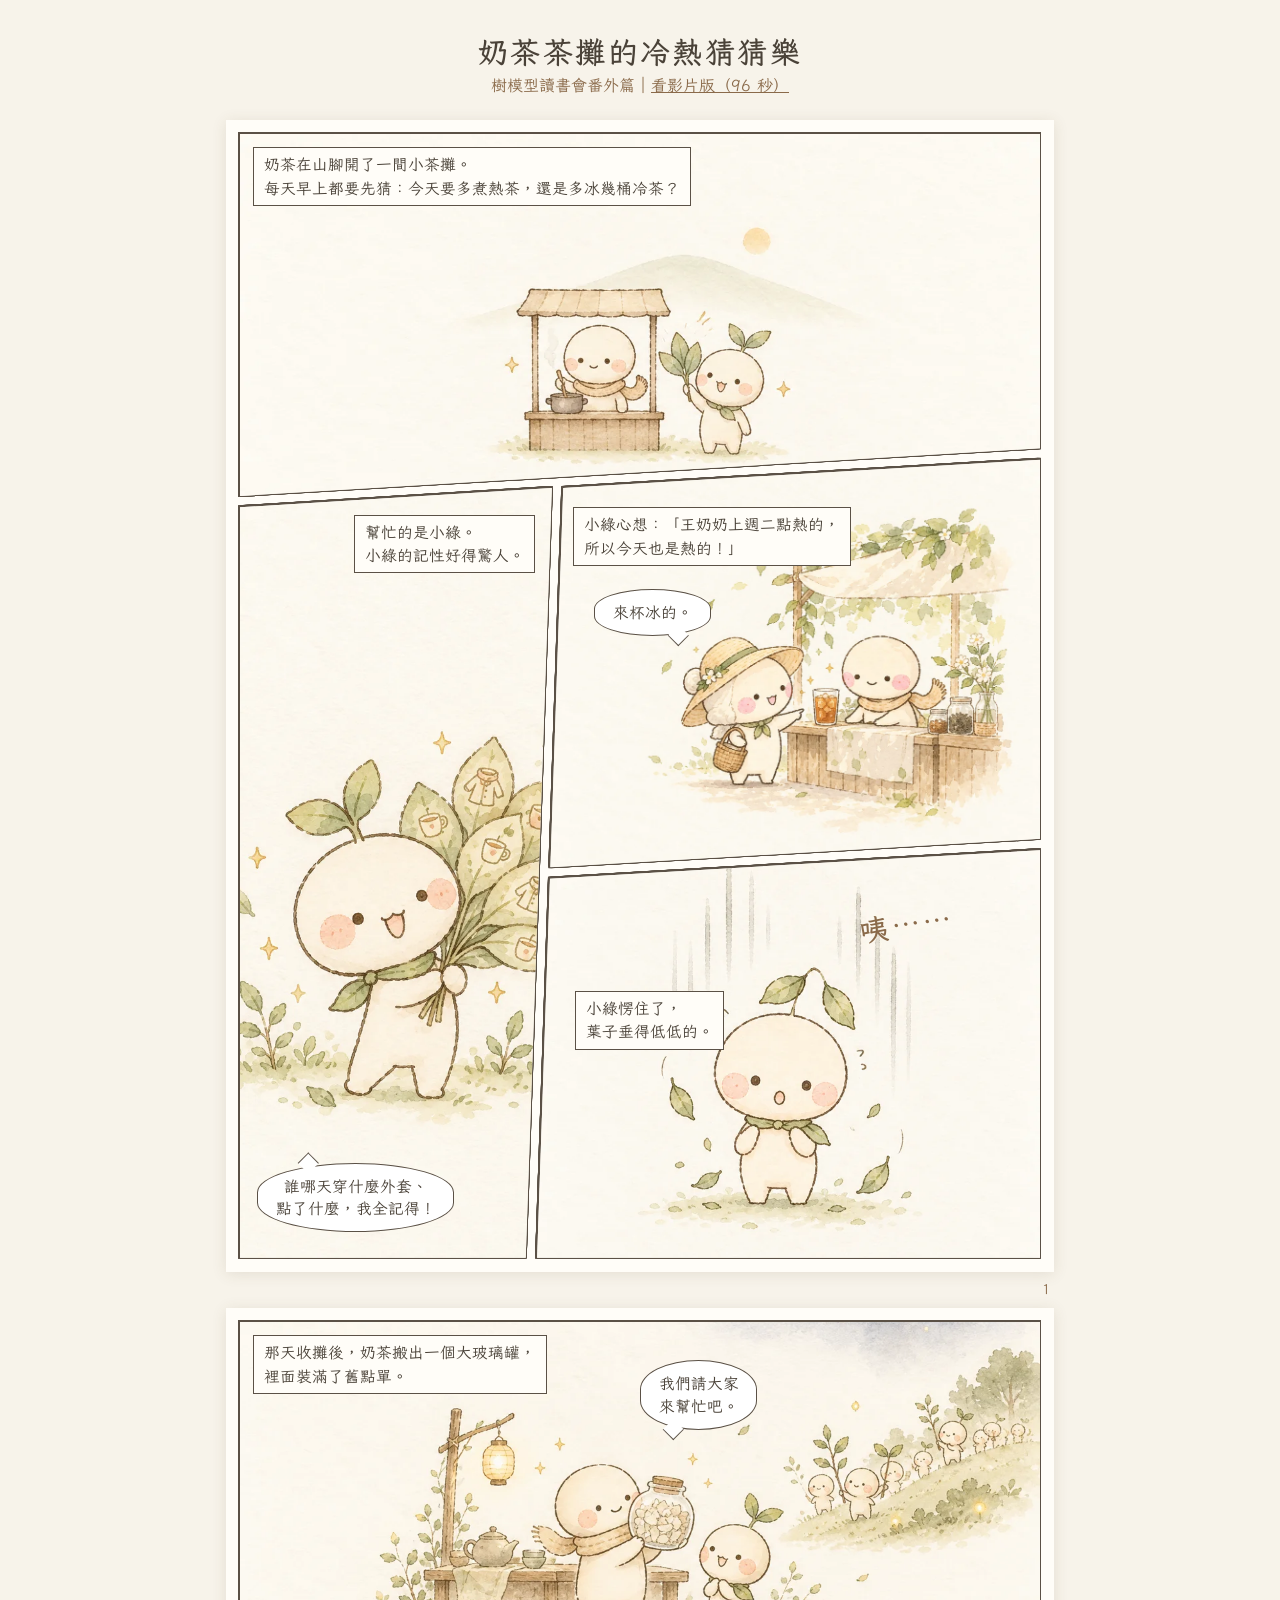
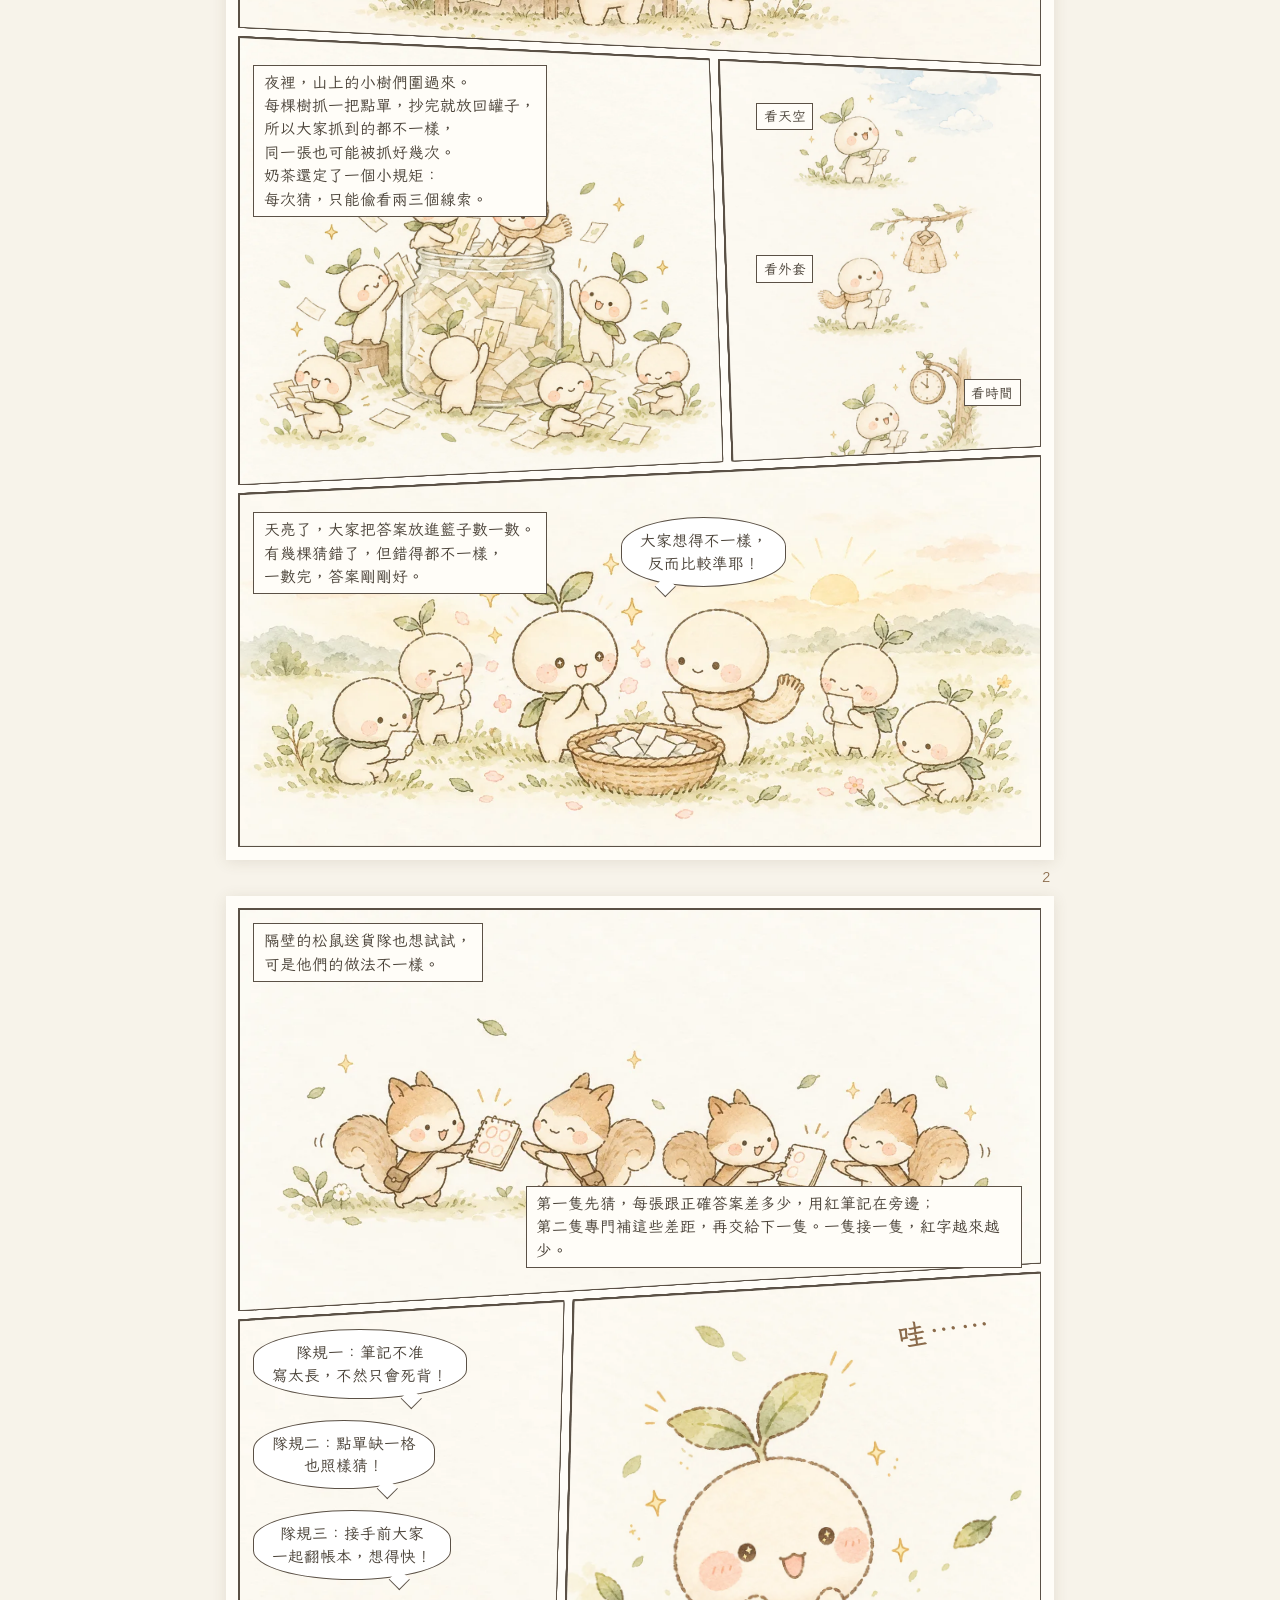
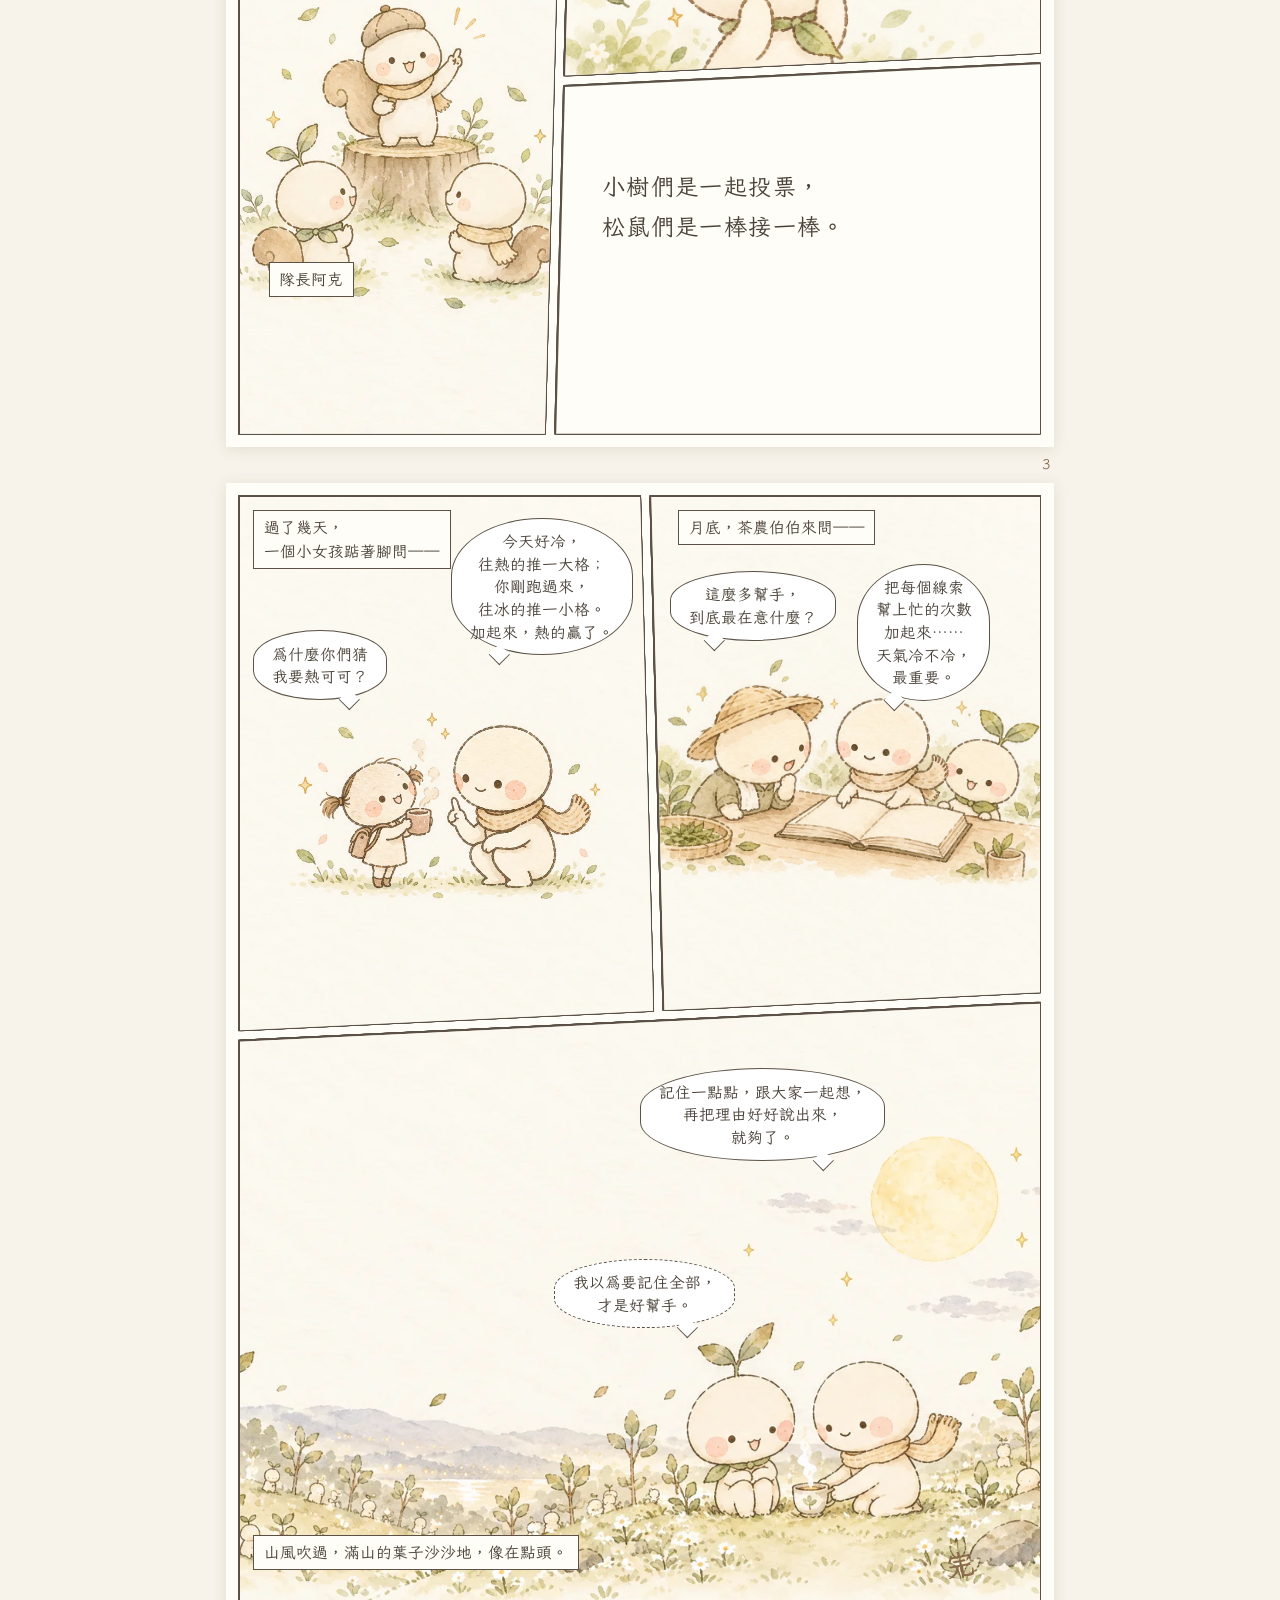
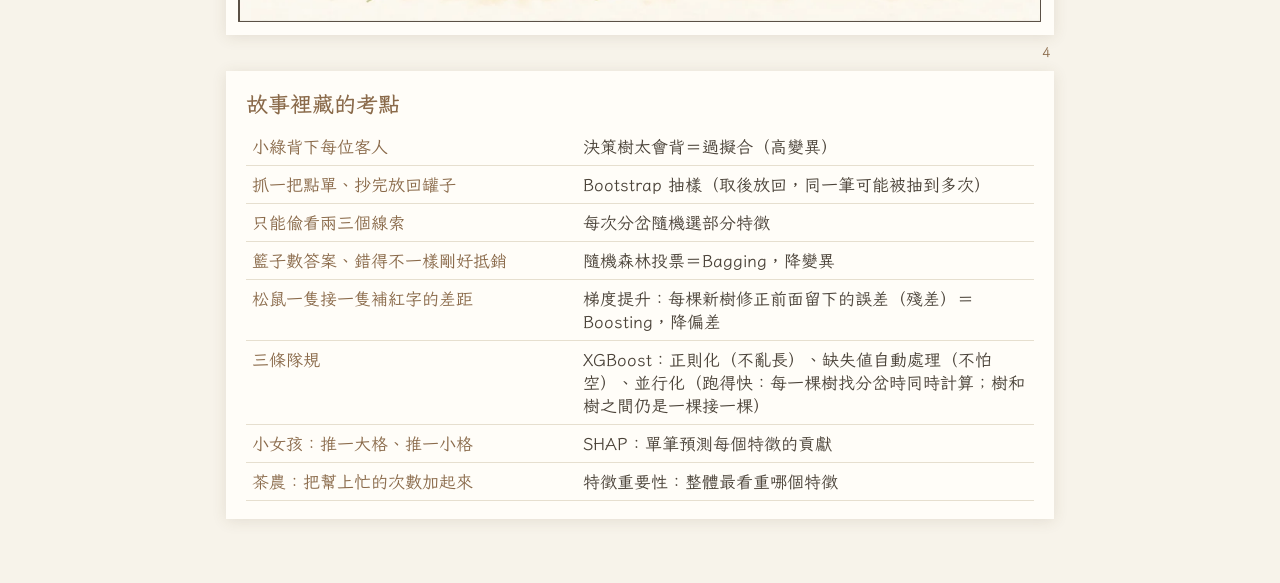
<file: story-comic/index.html>
<!doctype html>
<html lang="zh-Hant">
<head>
<meta charset="utf-8">
<meta name="viewport" content="width=device-width, initial-scale=1">
<title>奶茶茶攤猜猜樂</title>
<link rel="preconnect" href="https://fonts.googleapis.com">
<link href="https://fonts.googleapis.com/css2?family=LXGW+WenKai+TC:wght@400;700&display=swap" rel="stylesheet">
<style>
:root{--paper:#f7f3ea;--page:#fffdf8;--ink:#4a4238;--line:#5b5146;--tea:#8a6a4a}
*{box-sizing:border-box}
body{margin:0;background:var(--paper);color:var(--ink);font-family:"LXGW WenKai TC",serif}
main{max-width:860px;margin:0 auto;padding:24px 16px 64px}
h1{font-size:30px;text-align:center;margin:8px 0 2px;letter-spacing:.08em}
.sub{text-align:center;color:var(--tea);margin:0 0 24px}
.page{background:var(--page);box-shadow:0 2px 14px rgba(90,70,40,.12);padding:14px;margin:0 auto 36px;position:relative}
.pno{position:absolute;bottom:-26px;right:4px;color:var(--tea);font-size:14px}
.canvas{position:relative;width:100%;aspect-ratio:840/1180;container-type:inline-size}
.layer{position:absolute;inset:0;pointer-events:none;filter:drop-shadow(1.5px 0 0 var(--line)) drop-shadow(-1.5px 0 0 var(--line)) drop-shadow(0 1.5px 0 var(--line)) drop-shadow(0 -1.5px 0 var(--line))}
.clip{position:absolute;inset:0;background:#fffdf7}
.clip img{position:absolute;object-fit:cover;display:block}
.narr,.bubble,.sfx{position:absolute;z-index:2}
.narr{background:#fffdf8;border:1.5px solid var(--line);padding:.6cqw 1.2cqw;font-size:1.95cqw;line-height:1.5;max-width:62cqw}
.bubble{background:#fff;border:1.5px solid var(--line);border-radius:50%/42%;padding:1.4cqw 2.2cqw;font-size:1.95cqw;line-height:1.45;text-align:center}
.bubble::after{content:"";position:absolute;width:1.7cqw;height:1.7cqw;background:#fff;border-right:1.5px solid var(--line);border-bottom:1.5px solid var(--line)}
.t-bl::after{left:22%;bottom:-.95cqw;transform:rotate(45deg)}
.t-br::after{right:22%;bottom:-.95cqw;transform:rotate(45deg)}
.t-tl::after{left:22%;top:-.95cqw;transform:rotate(225deg)}
.t-tr::after{right:22%;top:-.95cqw;transform:rotate(225deg)}
.think{border-style:dashed}
.tag{font-size:1.7cqw;padding:.3cqw .8cqw}
.mono{position:absolute;z-index:2;font-size:2.9cqw;line-height:1.7;color:var(--ink);letter-spacing:.06em}
.notes{background:var(--page);box-shadow:0 2px 14px rgba(90,70,40,.12);padding:18px 20px;margin:12px auto 0}
.notes h2{font-size:22px;margin:0 0 10px;color:var(--tea)}
.notes table{width:100%;border-collapse:collapse;font-size:17px}
.notes td{border-bottom:1px solid #e6dfcf;padding:7px 6px;vertical-align:top}
.notes td:first-child{width:42%;color:var(--tea)}
.sfx{font-size:3.6cqw;font-weight:700;color:var(--tea);letter-spacing:.1em;transform:rotate(-8deg)}
</style>
</head>
<body>
<main>
<h1>奶茶茶攤的冷熱猜猜樂</h1>
<p class="sub">樹模型讀書會番外篇｜<a href="naicha-story.mp4" style="color:inherit">看影片版（96 秒）</a></p>
<section class="page" aria-label="第 1 頁"><div class="canvas">
<div class="layer"><div class="clip" style="clip-path:polygon(0.000% 0.000%,100.000% 0.000%,100.000% 27.966%,0.000% 32.203%)"><img src="p1-1.webp" alt="清晨，山腳的小茶攤，奶茶煮茶，小綠舉著葉子" style="left:0.000%;top:0.000%;width:100.000%;height:32.203%;object-position:50% 70%"></div></div>
<div class="layer"><div class="clip" style="clip-path:polygon(0.000% 33.220%,38.976% 31.505%,35.714% 100.000%,0.000% 100.000%)"><img src="p1-2.webp" alt="小綠驕傲地捧著寫滿點單記憶的葉子" style="left:0.000%;top:31.505%;width:38.976%;height:68.495%;object-position:38% 55%"></div></div>
<div class="layer"><div class="clip" style="clip-path:polygon(40.407% 31.508%,100.000% 28.983%,100.000% 62.712%,38.797% 65.254%)"><img src="p1-3.webp" alt="戴草帽的王奶奶指著冰茶" style="left:38.797%;top:28.983%;width:61.203%;height:36.271%;object-position:50% 55%"></div></div>
<div class="layer"><div class="clip" style="clip-path:polygon(38.749% 66.271%,100.000% 63.729%,100.000% 100.000%,37.143% 100.000%)"><img src="p1-4.webp" alt="小綠愣住，頭上的嫩芽垂下來" style="left:37.143%;top:63.729%;width:62.857%;height:36.271%;object-position:50% 64%"></div></div>
<div class="narr" style="left:1.667%;top:1.186%">奶茶在山腳開了一間小茶攤。<br>每天早上都要先猜：今天要多煮熱茶，還是多冰幾桶冷茶？</div>
<div class="narr" style="left:14.286%;top:33.898%">幫忙的是小綠。<br>小綠的記性好得驚人。</div>
<div class="bubble t-tl" style="left:2.143%;top:91.525%">誰哪天穿什麼外套、<br>點了什麼，我全記得！</div>
<div class="narr" style="left:41.667%;top:33.220%">小綠心想：「王奶奶上週二點熱的，<br>所以今天也是熱的！」</div>
<div class="bubble t-br" style="left:44.286%;top:40.508%">來杯冰的。</div>
<div class="sfx" style="left:77.381%;top:68.644%">咦……</div>
<div class="narr" style="left:41.905%;top:76.271%">小綠愣住了，<br>葉子垂得低低的。</div>
</div><span class="pno">1</span></section>
<section class="page" aria-label="第 2 頁"><div class="canvas">
<div class="layer"><div class="clip" style="clip-path:polygon(0.000% 0.000%,100.000% 0.000%,100.000% 30.508%,0.000% 27.119%)"><img src="p2-1.webp" alt="星夜，奶茶捧著裝滿點單的玻璃罐，小樹們走過來" style="left:0.000%;top:0.000%;width:100.000%;height:30.508%;object-position:50% 55%"></div></div>
<div class="layer"><div class="clip" style="clip-path:polygon(0.000% 28.136%,58.577% 30.121%,60.274% 65.753%,0.000% 67.797%)"><img src="p2-2.webp" alt="小樹們各自從罐子抓一把點單" style="left:0.000%;top:28.136%;width:60.274%;height:39.661%;object-position:50% 50%"></div></div>
<div class="layer"><div class="clip" style="clip-path:polygon(60.008% 30.170%,100.000% 31.525%,100.000% 64.407%,61.700% 65.705%)"><img src="p2-3.webp" alt="小樹們各看一個線索：天空、外套、時鐘" style="left:60.008%;top:30.170%;width:39.992%;height:35.535%;object-position:50% 50%"></div></div>
<div class="layer"><div class="clip" style="clip-path:polygon(0.000% 68.814%,100.000% 65.424%,100.000% 100.000%,0.000% 100.000%)"><img src="p2-4.webp" alt="天亮，大家圍著籃子數答案，小綠眼睛發亮" style="left:0.000%;top:65.424%;width:100.000%;height:34.576%;object-position:50% 60%"></div></div>
<div class="narr" style="left:1.667%;top:1.186%">那天收攤後，奶茶搬出一個大玻璃罐，<br>裡面裝滿了舊點單。</div>
<div class="bubble t-bl" style="left:50.000%;top:3.390%">我們請大家<br>來幫忙吧。</div>
<div class="narr" style="left:1.667%;top:30.508%">夜裡，山上的小樹們圍過來。<br>每棵樹抓一把點單，抄完就放回罐子，<br>所以大家抓到的都不一樣，<br>同一張也可能被抓好幾次。<br>奶茶還定了一個小規矩：<br>每次猜，只能偷看兩三個線索。</div>
<div class="narr tag" style="left:64.524%;top:33.898%">看天空</div>
<div class="narr tag" style="left:64.524%;top:47.458%">看外套</div>
<div class="narr tag" style="left:90.476%;top:58.475%">看時間</div>
<div class="narr" style="left:1.667%;top:70.339%">天亮了，大家把答案放進籃子數一數。<br>有幾棵猜錯了，但錯得都不一樣，<br>一數完，答案剛剛好。</div>
<div class="bubble t-bl" style="left:47.619%;top:70.763%">大家想得不一樣，<br>反而比較準耶！</div>
</div><span class="pno">2</span></section>
<section class="page" aria-label="第 3 頁"><div class="canvas">
<div class="layer"><div class="clip" style="clip-path:polygon(0.000% 0.000%,100.000% 0.000%,100.000% 31.356%,0.000% 35.593%)"><img src="p3-1.webp" alt="松鼠送貨隊排成一列，一隻接一隻傳點單，紅圈越來越少" style="left:0.000%;top:0.000%;width:100.000%;height:35.593%;object-position:50% 50%"></div></div>
<div class="layer"><div class="clip" style="clip-path:polygon(0.000% 36.610%,40.420% 34.897%,38.095% 100.000%,0.000% 100.000%)"><img src="p3-2.webp" alt="戴小帽的松鼠隊長阿克站在樹樁上宣布隊規" style="left:0.000%;top:34.897%;width:40.420%;height:65.103%;object-position:50% 45%"></div></div>
<div class="layer"><div class="clip" style="clip-path:polygon(41.851% 34.837%,100.000% 32.373%,100.000% 66.102%,40.663% 68.113%)"><img src="p3-3.webp" alt="小綠看得入迷，眼睛閃閃發亮" style="left:40.663%;top:32.373%;width:59.337%;height:35.740%;object-position:50% 50%"></div></div>
<div class="layer"><div class="clip" style="clip-path:polygon(40.626% 69.131%,100.000% 67.119%,100.000% 100.000%,39.524% 100.000%)"></div></div>
<div class="narr" style="left:1.667%;top:1.186%">隔壁的松鼠送貨隊也想試試，<br>可是他們的做法不一樣。</div>
<div class="narr" style="left:35.714%;top:24.576%">第一隻先猜，每張跟正確答案差多少，用紅筆記在旁邊；<br>第二隻專門補這些差距，再交給下一隻。一隻接一隻，紅字越來越少。</div>
<div class="bubble t-br" style="left:1.667%;top:37.288%">隊規一：筆記不准<br>寫太長，不然只會死背！</div>
<div class="bubble t-br" style="left:1.667%;top:45.339%">隊規二：點單缺一格<br>也照樣猜！</div>
<div class="bubble t-br" style="left:1.667%;top:53.390%">隊規三：接手前大家<br>一起翻帳本，想得快！</div>
<div class="narr" style="left:3.571%;top:84.746%">隊長阿克</div>
<div class="sfx" style="left:82.143%;top:35.593%">哇……</div>
<div class="mono" style="left:45.238%;top:76.271%">小樹們是一起投票，<br>松鼠們是一棒接一棒。</div>
</div><span class="pno">3</span></section>
<section class="page" aria-label="第 4 頁"><div class="canvas">
<div class="layer"><div class="clip" style="clip-path:polygon(0.000% 0.000%,50.000% 0.000%,51.632% 45.707%,0.000% 47.458%)"><img src="p4-1.webp" alt="小女孩捧著熱可可，奶茶蹲下來數理由" style="left:0.000%;top:0.000%;width:51.632%;height:47.458%;object-position:50% 55%"></div></div>
<div class="layer"><div class="clip" style="clip-path:polygon(51.429% 0.000%,100.000% 0.000%,100.000% 44.068%,53.059% 45.659%)"><img src="p4-2.webp" alt="茶農伯伯來問，奶茶翻開帳本" style="left:51.429%;top:0.000%;width:48.571%;height:45.659%;object-position:50% 55%"></div></div>
<div class="layer"><div class="clip" style="clip-path:polygon(0.000% 48.475%,100.000% 45.085%,100.000% 100.000%,0.000% 100.000%)"><img src="p4-3.webp" alt="傍晚，奶茶把一杯溫茶放在小綠身邊，滿山樹葉搖曳" style="left:0.000%;top:45.085%;width:100.000%;height:54.915%;object-position:50% 55%"></div></div>
<div class="narr" style="left:1.667%;top:1.186%">過了幾天，<br>一個小女孩踮著腳問——</div>
<div class="bubble t-br" style="left:1.667%;top:11.864%">為什麼你們猜<br>我要熱可可？</div>
<div class="bubble t-bl" style="left:26.429%;top:1.864%">今天好冷，<br>往熱的推一大格；<br>你剛跑過來，<br>往冰的推一小格。<br>加起來，熱的贏了。</div>
<div class="narr" style="left:54.762%;top:1.186%">月底，茶農伯伯來問——</div>
<div class="bubble t-bl" style="left:53.810%;top:6.610%">這麼多幫手，<br>到底最在意什麼？</div>
<div class="bubble t-bl" style="left:77.143%;top:5.932%">把每個線索<br>幫上忙的次數<br>加起來……<br>天氣冷不冷，<br>最重要。</div>
<div class="bubble think t-br" style="left:39.286%;top:67.797%">我以為要記住全部，<br>才是好幫手。</div>
<div class="bubble t-br" style="left:50.000%;top:50.847%">記住一點點，跟大家一起想，<br>再把理由好好說出來，<br>就夠了。</div>
<div class="narr" style="left:1.667%;top:92.373%">山風吹過，滿山的葉子沙沙地，像在點頭。</div>
<div class="sfx" style="left:88.095%;top:93.220%">完</div>
</div><span class="pno">4</span></section>
<section class="notes" aria-label="故事裡藏的考點">
<h2>故事裡藏的考點</h2>
<table>
<tr><td>小綠背下每位客人</td><td>決策樹太會背＝過擬合（高變異）</td></tr>
<tr><td>抓一把點單、抄完放回罐子</td><td>Bootstrap 抽樣（取後放回，同一筆可能被抽到多次）</td></tr>
<tr><td>只能偷看兩三個線索</td><td>每次分岔隨機選部分特徵</td></tr>
<tr><td>籃子數答案、錯得不一樣剛好抵銷</td><td>隨機森林投票＝Bagging，降變異</td></tr>
<tr><td>松鼠一隻接一隻補紅字的差距</td><td>梯度提升：每棵新樹修正前面留下的誤差（殘差）＝Boosting，降偏差</td></tr>
<tr><td>三條隊規</td><td>XGBoost：正則化（不亂長）、缺失值自動處理（不怕空）、並行化（跑得快：每一棵樹找分岔時同時計算；樹和樹之間仍是一棵接一棵）</td></tr>
<tr><td>小女孩：推一大格、推一小格</td><td>SHAP：單筆預測每個特徵的貢獻</td></tr>
<tr><td>茶農：把幫上忙的次數加起來</td><td>特徵重要性：整體最看重哪個特徵</td></tr>
</table>
</section>
</main>
</body>
</html>
</file>
<file: library/tea-characters.css>
/* This file is linked both by the page (initial sizing) and inside the shadow root. */
tea-chara { display: inline-block; vertical-align: bottom; }
:host { display: inline-block; position: relative; vertical-align: bottom; contain: style; }
:host .stage, :host .travel, :host .mirror, :host .float, :host .breath, :host .rig { position: relative; width: 100%; height: 100%; }
:host .stage { isolation: isolate; }
:host .part { position: absolute; }
:host .part img { width: 100%; height: 100%; display: block; user-select: none; }
/* Four aligned frames advance every .15s; both expression tracks stay in phase. */
:host .walk-window { position: absolute; inset: 0; overflow: hidden; }
:host .walk-track { position: absolute; inset: 0 auto 0 0; display: flex; width: 400%; height: 100%; }
:host .walk-track img { display: block; width: 25%; height: 100%; flex: 0 0 25%; }
:host .moving.action-walk .walk-track { animation: tea-walk .6s steps(4, end) infinite; }
:host .walk-track.closed { opacity: 0; }
:host .blinking .walk-track.closed { opacity: 1; }
:host .blinking .walk-track.open { opacity: 0; }
:host .action-walk .mirror, :host([flip]) .action-walk .mirror { transform: scaleX(var(--walk-facing, 1)); }
:host .moving.action-walk .breath { animation: none; }
@keyframes tea-walk { to { transform: translateX(-100%); } }
:host [hidden] { display: none !important; }
:host([flip]) .mirror { transform: scaleX(-1); }
:host .moving .breath { animation: tea-breathe 2.4s ease-in-out infinite; }
:host .moving.action-float .float { animation: tea-float 3s ease-in-out infinite; }
/* One shot: raise 0–.2s, swing .2–2s, lower 2–2.35s. Keep both sets
   mounted for the crossfade; only hide raised arms once lowering is complete. */
:host .action-wave .part:is([data-part="arm-l-wave"], [data-part="arm-r-wave"]) {
  animation: tea-wave-raise .2s ease-out both, tea-wave .6s ease-in-out .2s 3, tea-wave-lower .35s ease-in 2s forwards;
}
:host .action-wave .part:is([data-part="arm-l"], [data-part="arm-r"]) {
  animation: tea-arm-fade-out .2s linear both, tea-arm-fade-in .2s linear 2s forwards;
}
:host([loop]) .action-wave .part:is([data-part="arm-l-wave"], [data-part="arm-r-wave"]) {
  animation: tea-wave-raise .2s ease-out both, tea-wave .6s ease-in-out .2s infinite;
}
:host([loop]) .action-wave .part:is([data-part="arm-l"], [data-part="arm-r"]) { animation: tea-arm-fade-out .2s linear both; }
:host .part[data-part="arm-l-wave"] { --wave-swing: -15deg; --wave-drop: -75deg; }
:host .shadow { display: none; position: absolute; width: 44%; height: 4%; left: 28%; bottom: -4%; background: #878b8760; border-radius: 50%; filter: blur(2px); }
:host .moving.action-float .shadow { display: block; animation: tea-shadow 3s ease-in-out infinite; }
:host .pivot { display: none; position: absolute; z-index: 20; width: 7px; height: 7px; border: 1px solid white; border-radius: 50%; background: #d73f68; box-shadow: 0 0 0 1px #552638; transform: translate(-50%, -50%); pointer-events: none; }
:host([show-pivots]) .pivot { display: block; }
:host .wave-guide { display: none; position: absolute; z-index: 21; width: 38px; border-top: 1px dashed #d73f68; pointer-events: none; }
:host .wave-guide i { position: absolute; left: 0; top: -1px; width: 38px; border-top: 2px solid #178b96; transform-origin: 0 0; transform: rotate(var(--base-angle)); }
:host .wave-guide b { position: absolute; left: 6px; top: 6px; white-space: nowrap; font: 10px sans-serif; color: #125460; background: #fff9e9e8; padding: 2px; }
:host([show-pivots]) .wave-guide { display: block; }
@keyframes tea-breathe { 0%, 100% { transform: translateY(0); } 50% { transform: translateY(-2px); } }
@keyframes tea-float { 0%, 100% { transform: translateY(0); } 50% { transform: translateY(-6px); } }
@keyframes tea-shadow { 0%, 100% { transform: scaleX(1); opacity: .65; } 50% { transform: scaleX(.72); opacity: .35; } }
@keyframes tea-wave { 0%, 100% { transform: rotate(var(--base-angle)); } 25% { transform: rotate(calc(var(--base-angle) + var(--wave-swing, 15deg))); } 75% { transform: rotate(calc(var(--base-angle) - var(--wave-swing, 15deg))); } }
@keyframes tea-wave-raise {
  from { transform: rotate(calc(var(--base-angle) + var(--wave-drop, 75deg))); opacity: 0; }
  to { transform: rotate(var(--base-angle)); opacity: 1; }
}
@keyframes tea-wave-lower {
  from { transform: rotate(var(--base-angle)); opacity: 1; }
  to { transform: rotate(calc(var(--base-angle) + var(--wave-drop, 75deg))); opacity: 0; }
}
@keyframes tea-arm-fade-out { from { opacity: 1; } to { opacity: 0; } }
@keyframes tea-arm-fade-in { from { opacity: 0; } to { opacity: 1; } }
@media (prefers-reduced-motion: reduce) {
:host .moving .breath, :host .moving .float, :host .action-wave .part, :host .shadow, :host .walk-track { animation: none !important; }
}

/* Complete hand-drawn frames: WAAPI uses steps(1, end) at manifest offsets. */
:host .frame-window { position: absolute; inset: 0; overflow: hidden; }
:host .frame-track { display: flex; height: 100%; }
:host .frame-track img { display: block; height: 100%; user-select: none; }
:host .frame-blink { position: absolute; inset: 0; }
:host .frame-blink-base { position: absolute; inset: 0; width: 100%; height: 100%; }
:host .frame-eyelids { position: absolute; }
:host .moving.frame-mode .breath { transform-origin: 50% 100%; animation: tea-frame-breathe 2.4s ease-in-out infinite; }
:host .moving.frame-mode:is(.action-wave, .action-walk) .breath { animation: none; }
@keyframes tea-frame-breathe { 0%, 100% { transform: scale(.98); } 50% { transform: scale(1.02); } }

/* Manual pages never interpolate, travel, blink, or inherit action animation. */
:host .flipbook .frame-track { transition: none; animation: none; }
:host .flipbook-breathing .breath { transform-origin: 50% 100%; animation: tea-flipbook-breathe 2.4s ease-in-out infinite; }
@keyframes tea-flipbook-breathe { 0%, 100% { transform: scale(1); } 50% { transform: scale(1.02); } }
@media (prefers-reduced-motion: reduce) {
  :host .flipbook .breath { animation: none !important; }
}
</file>
